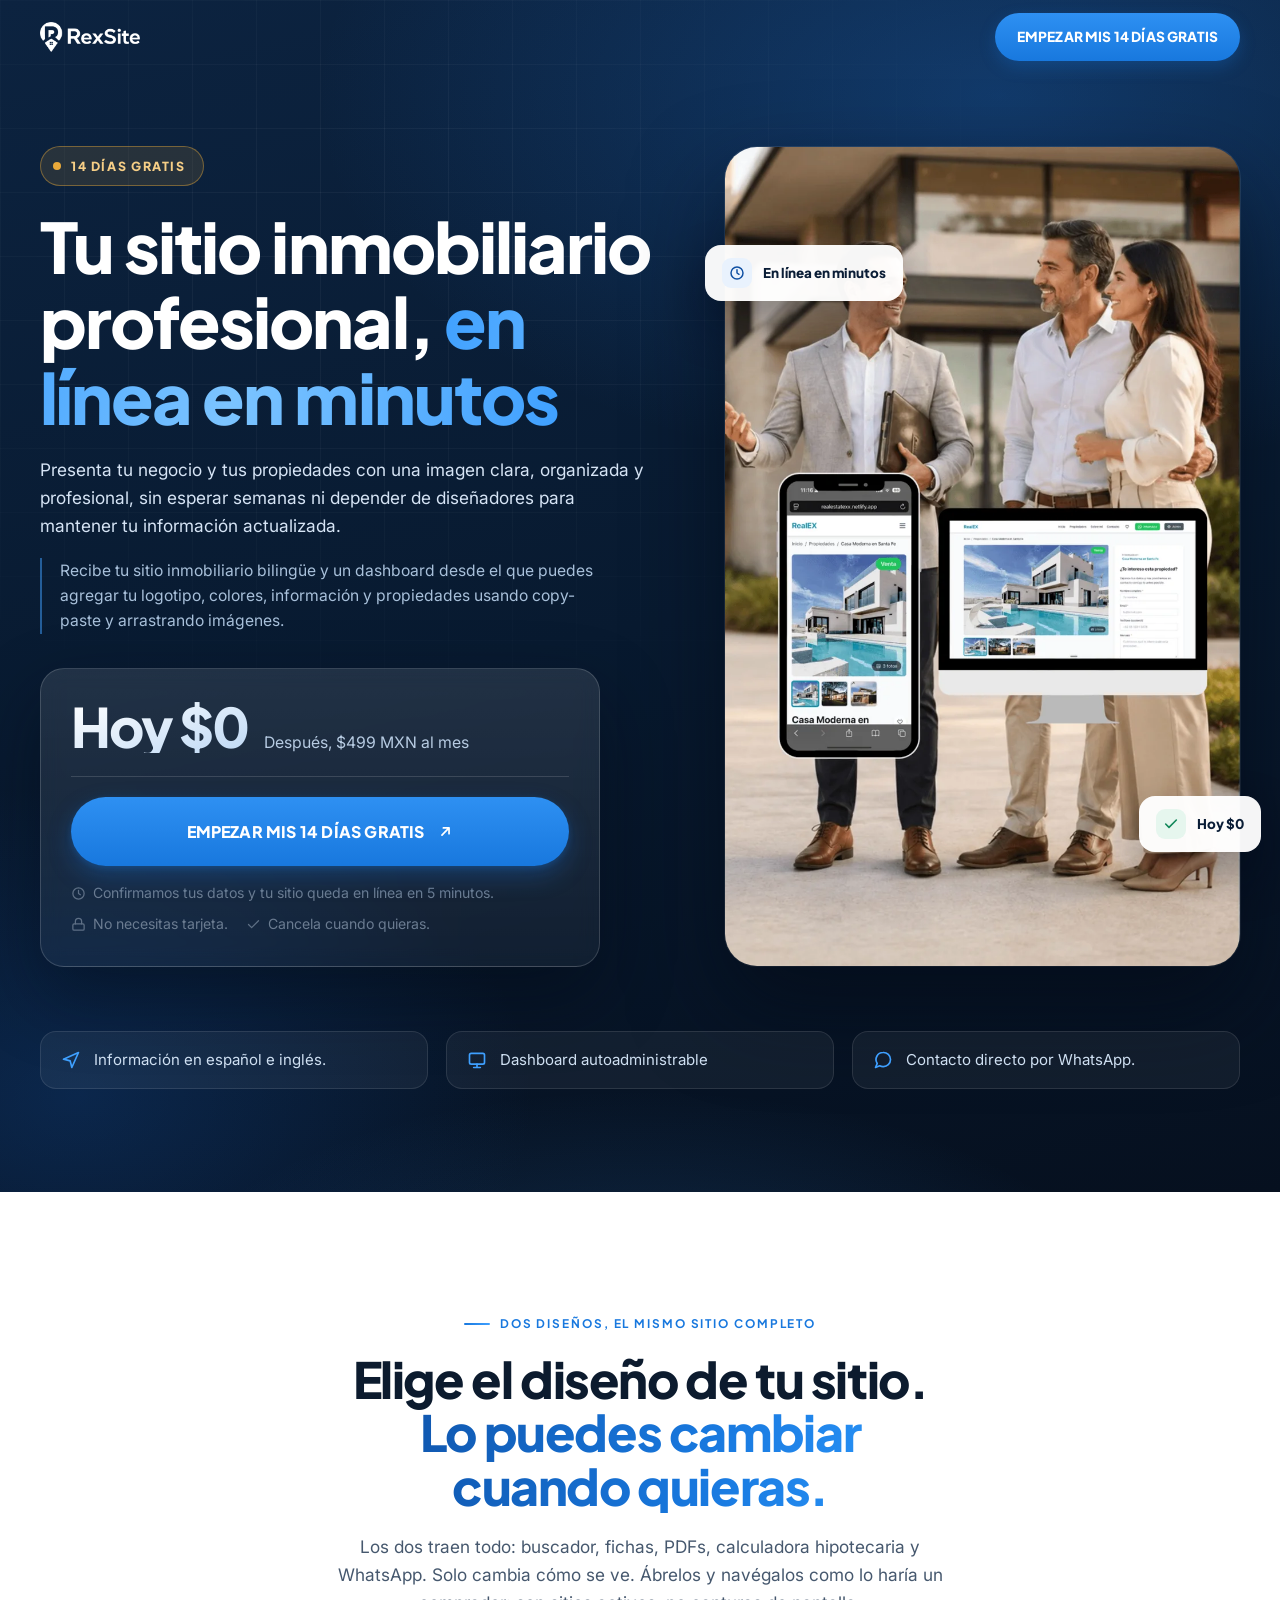
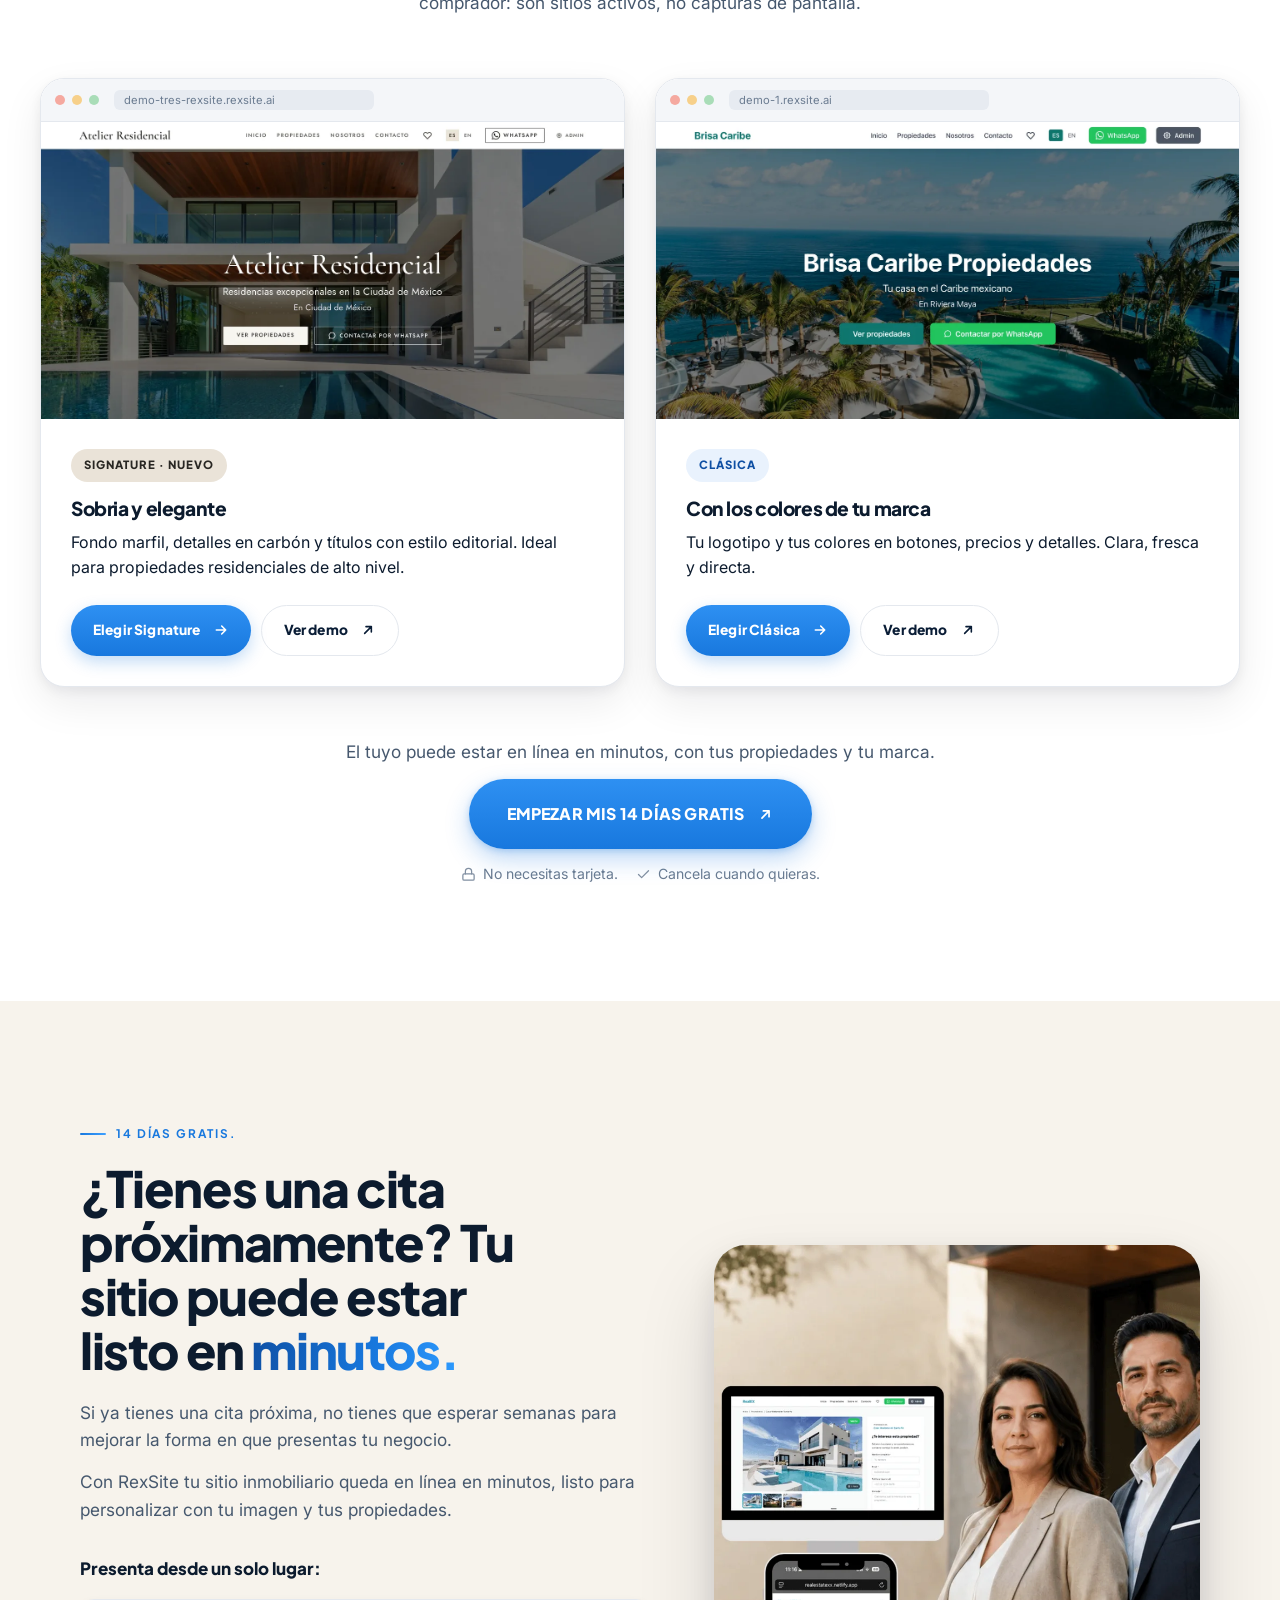
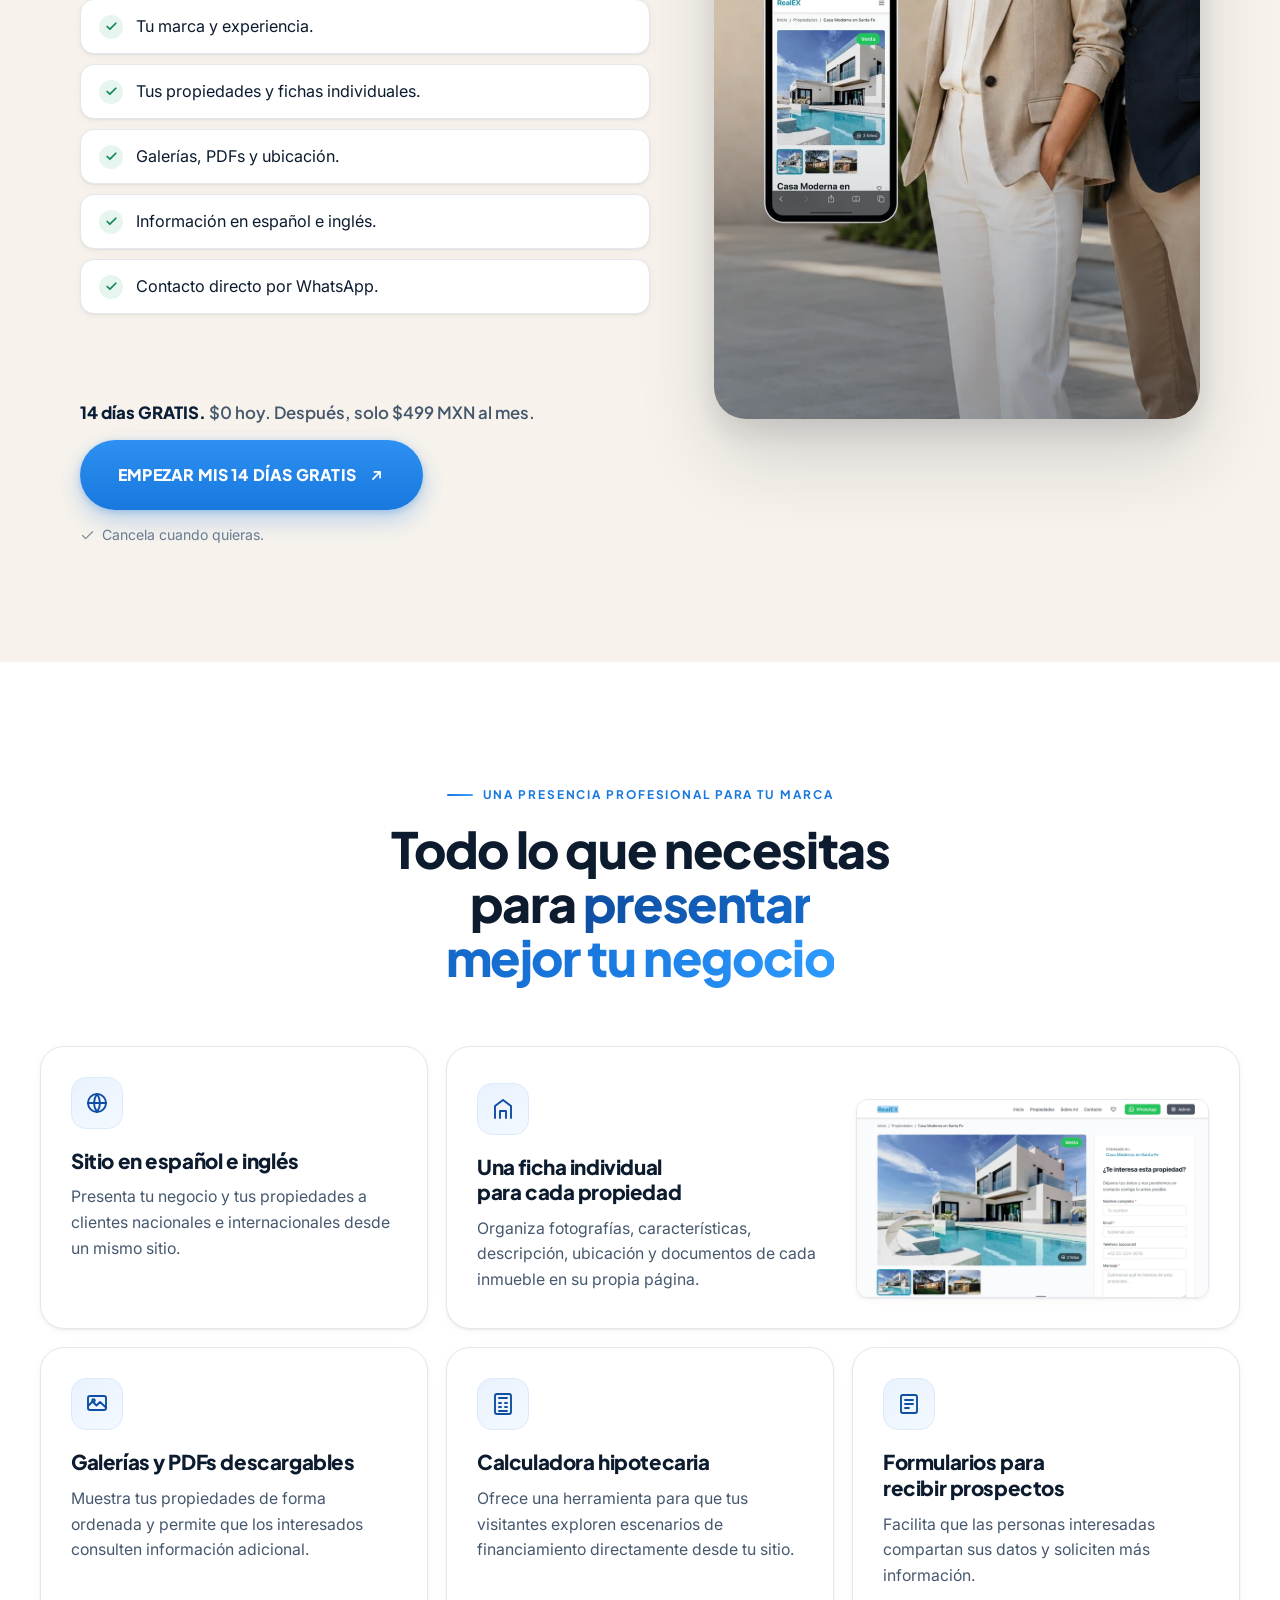
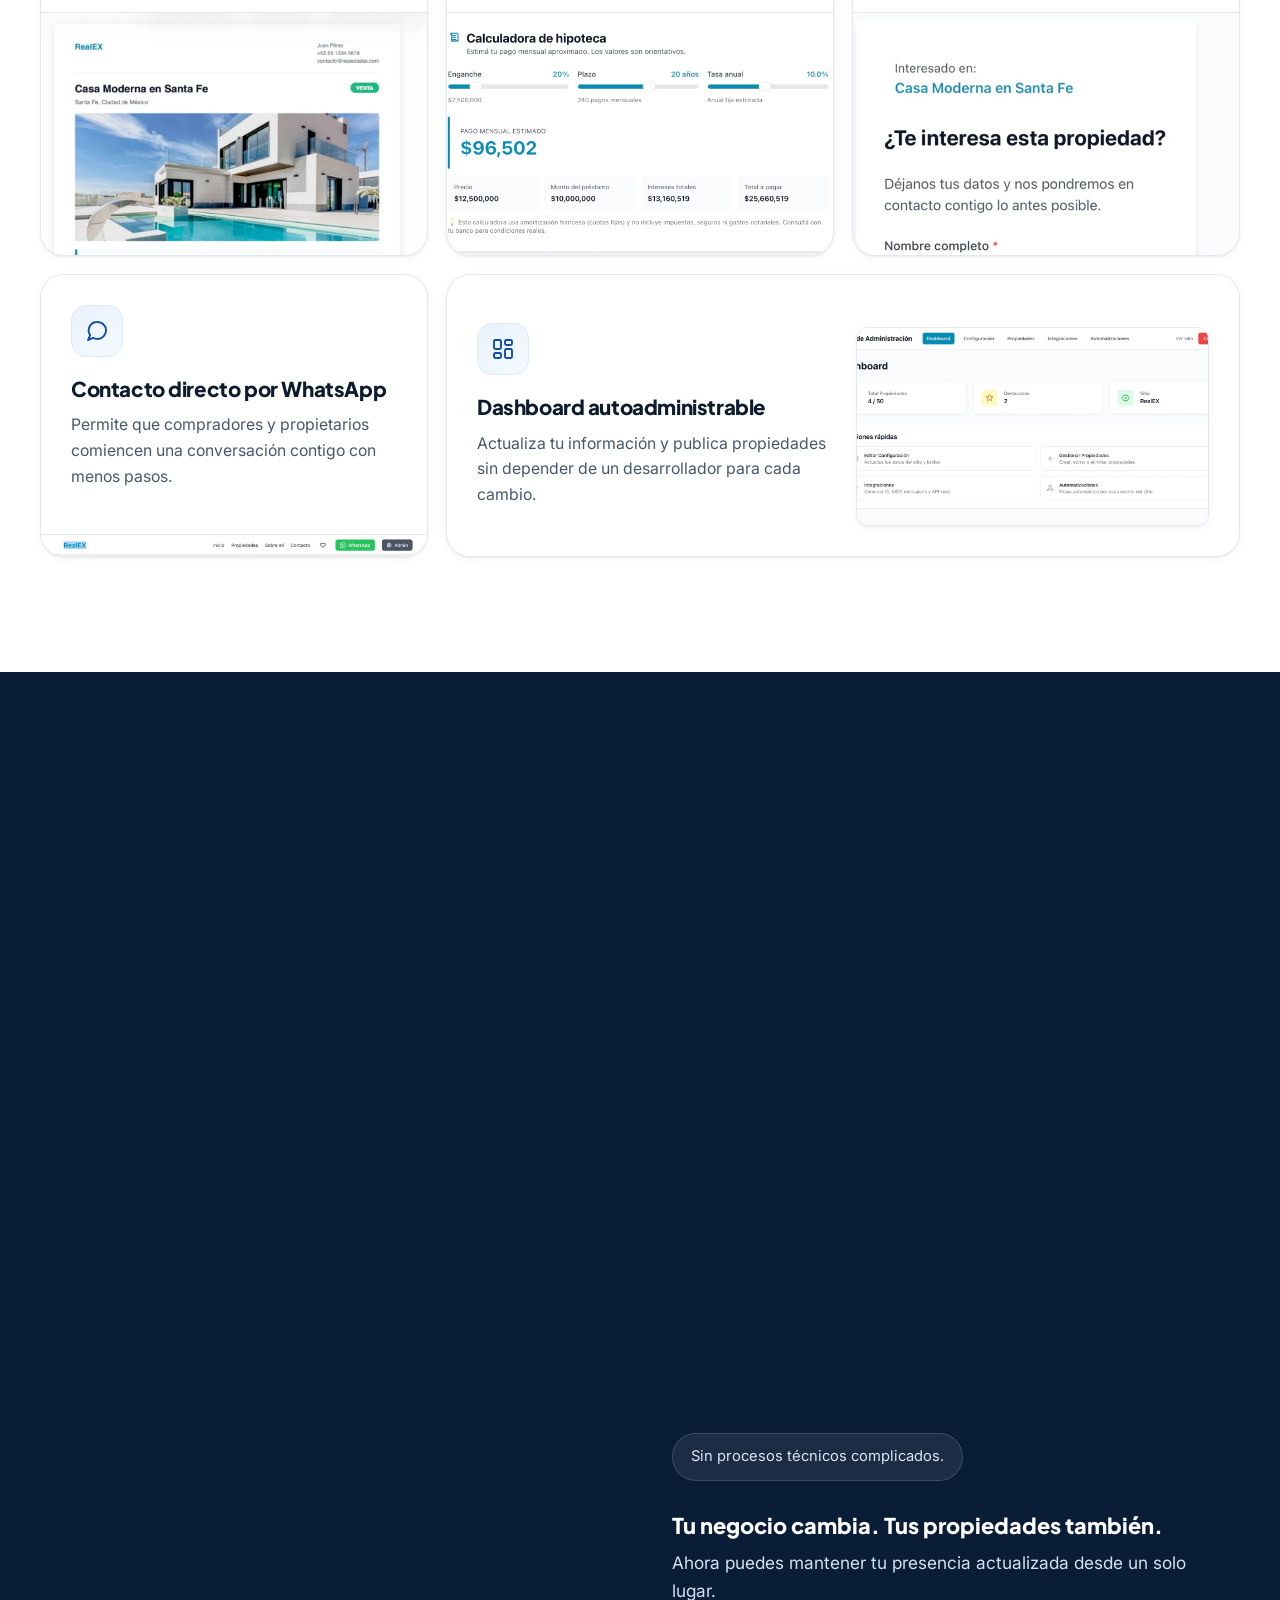
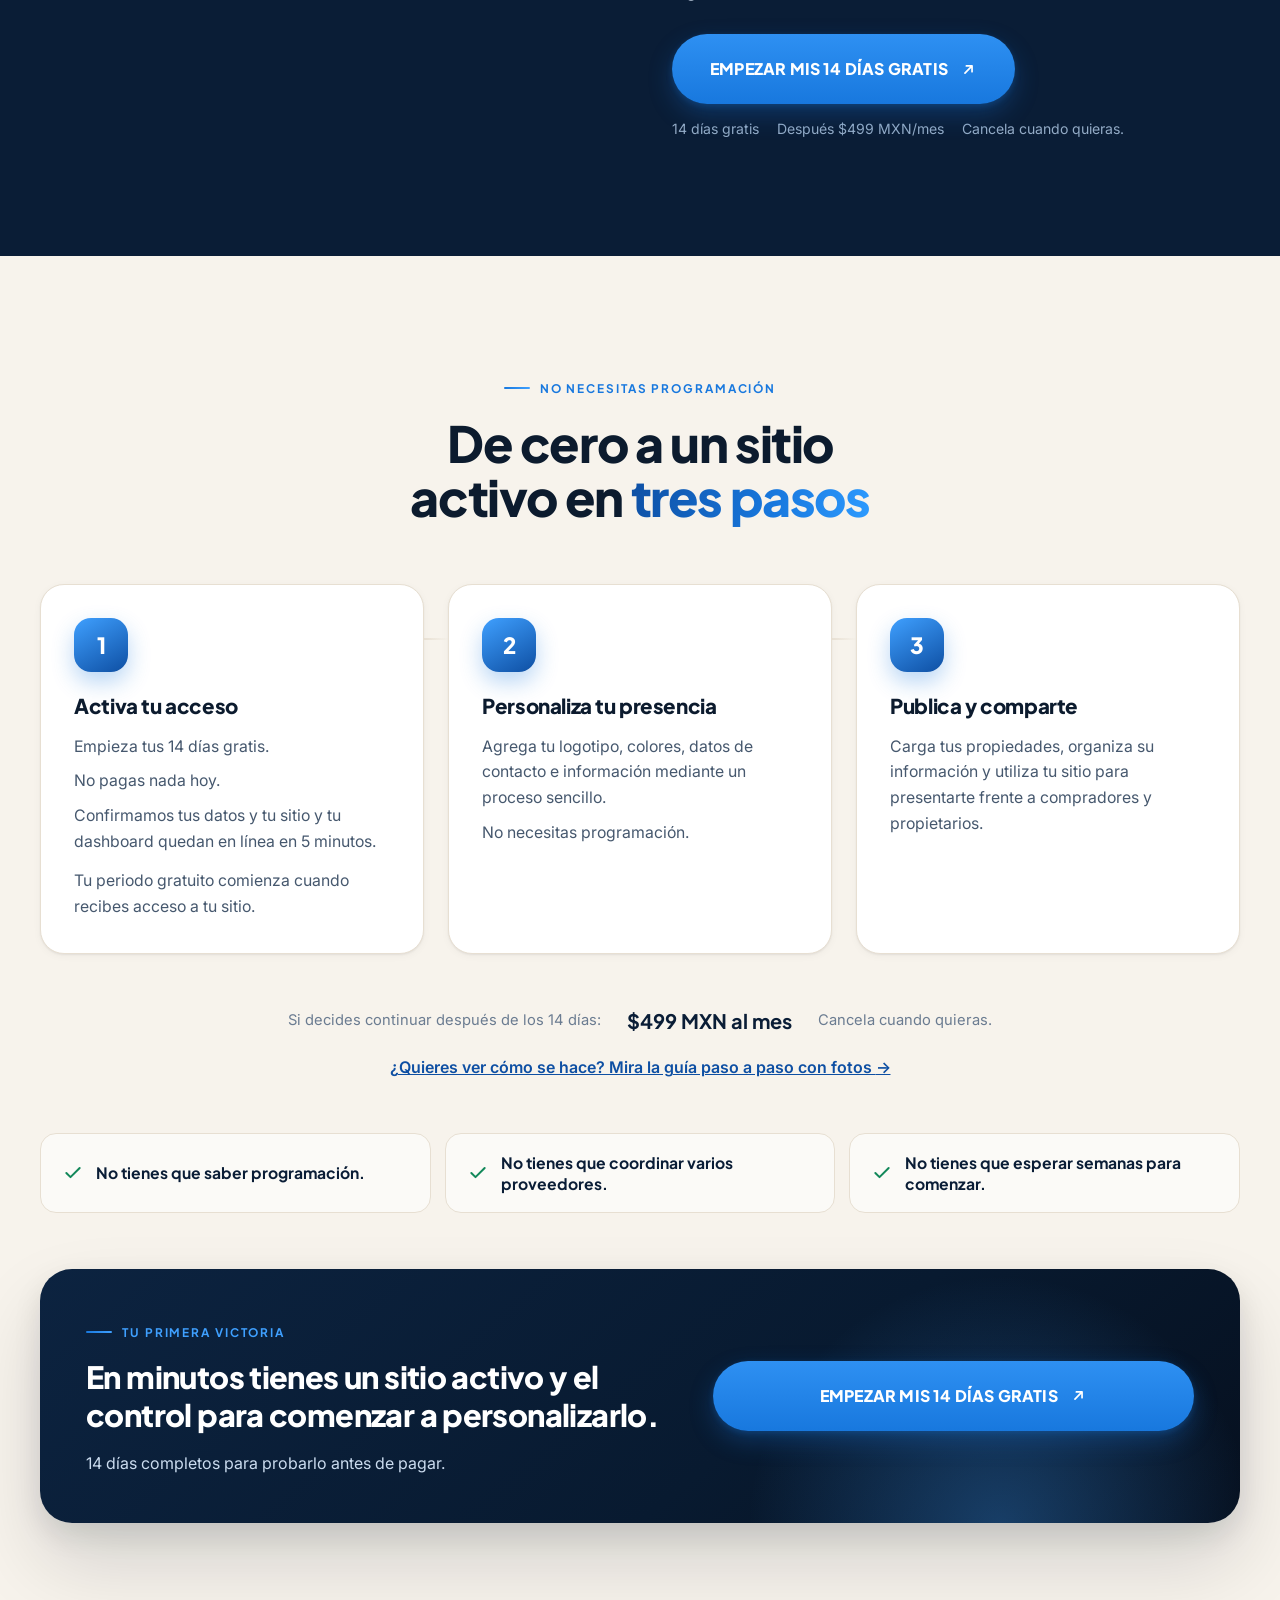
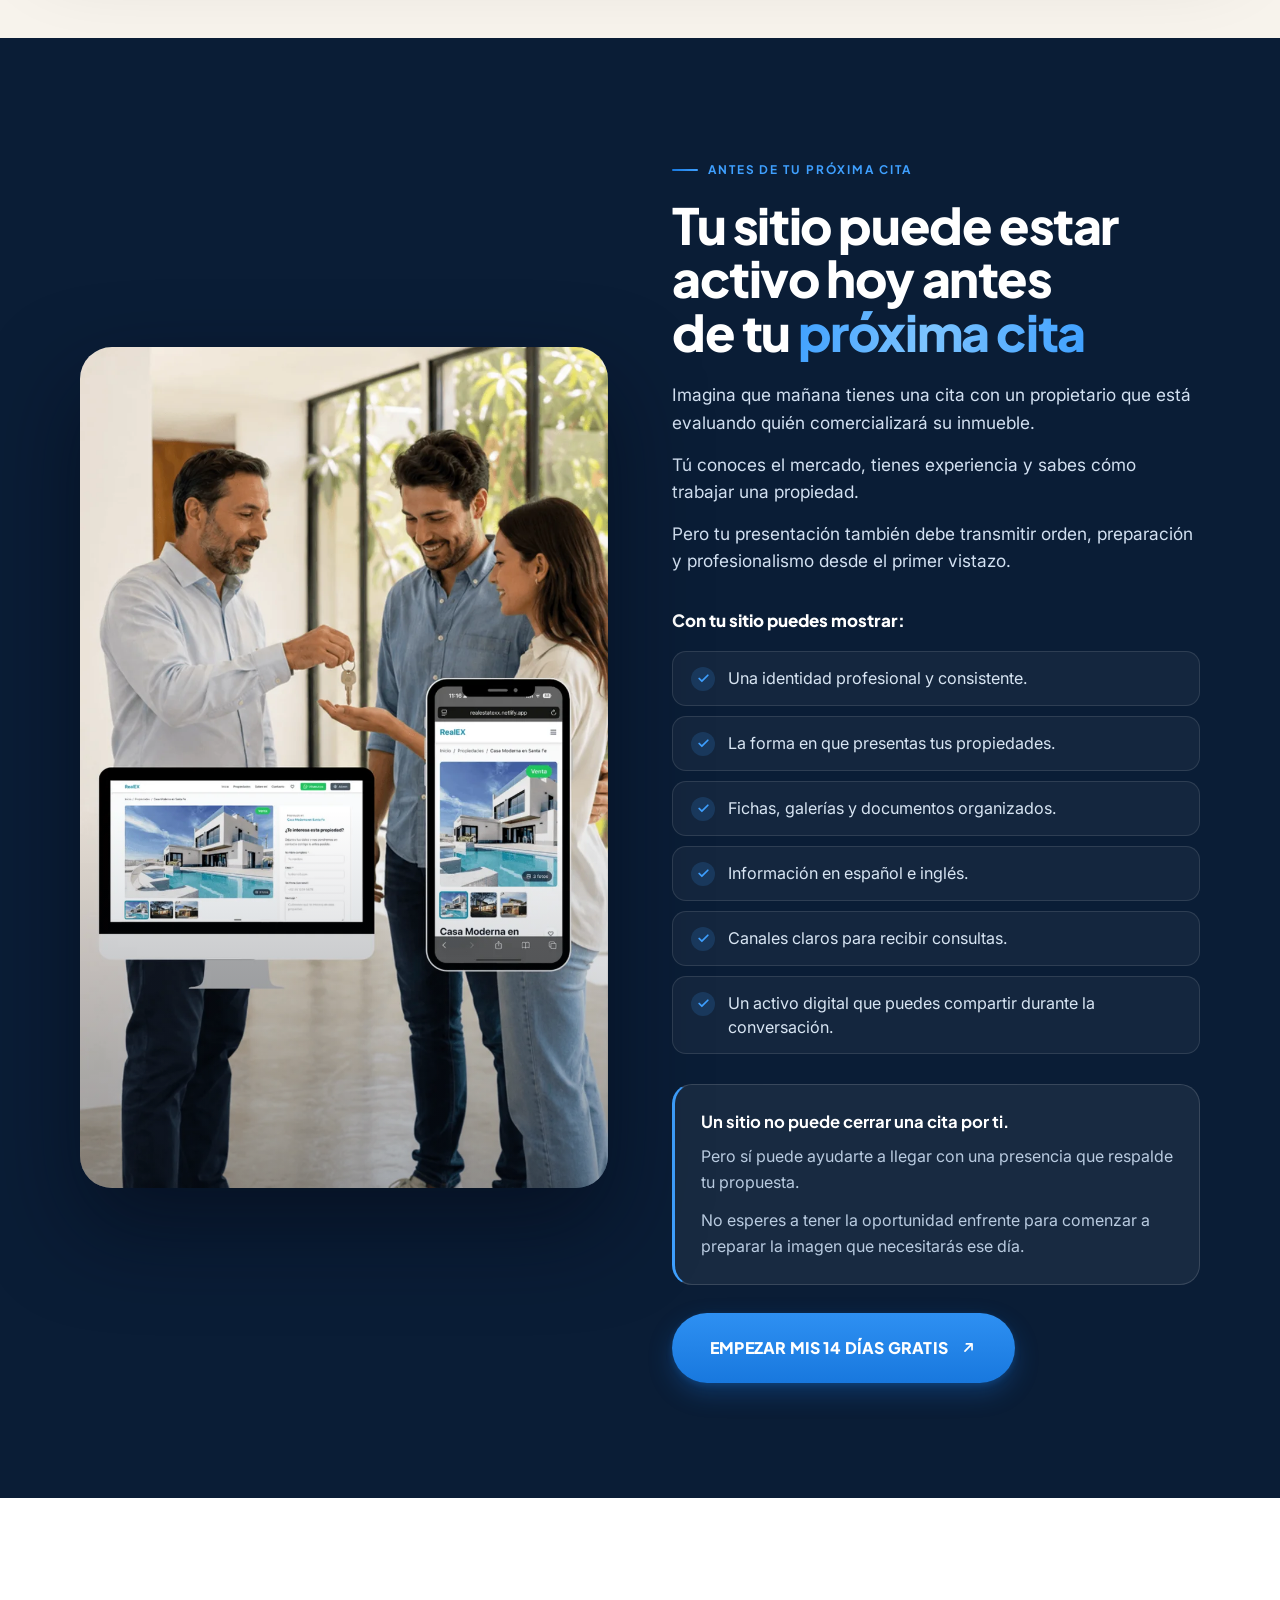
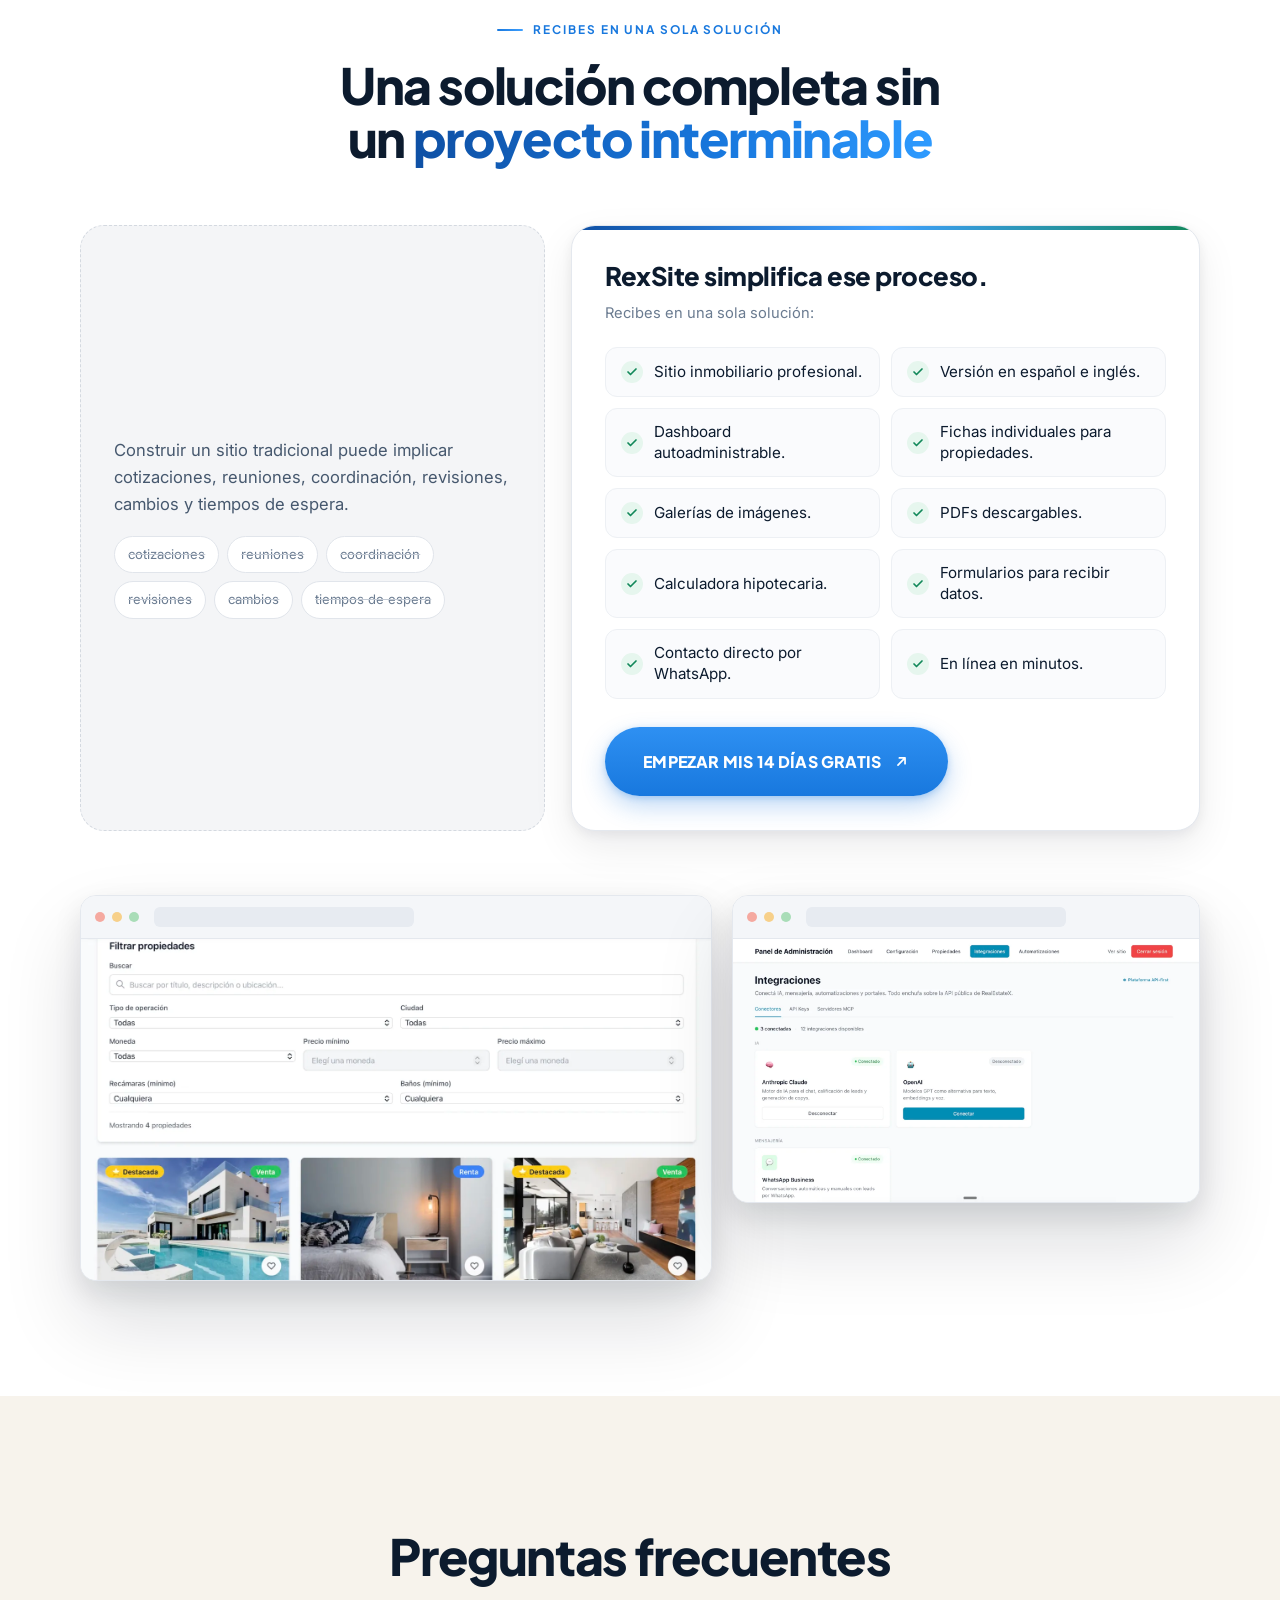
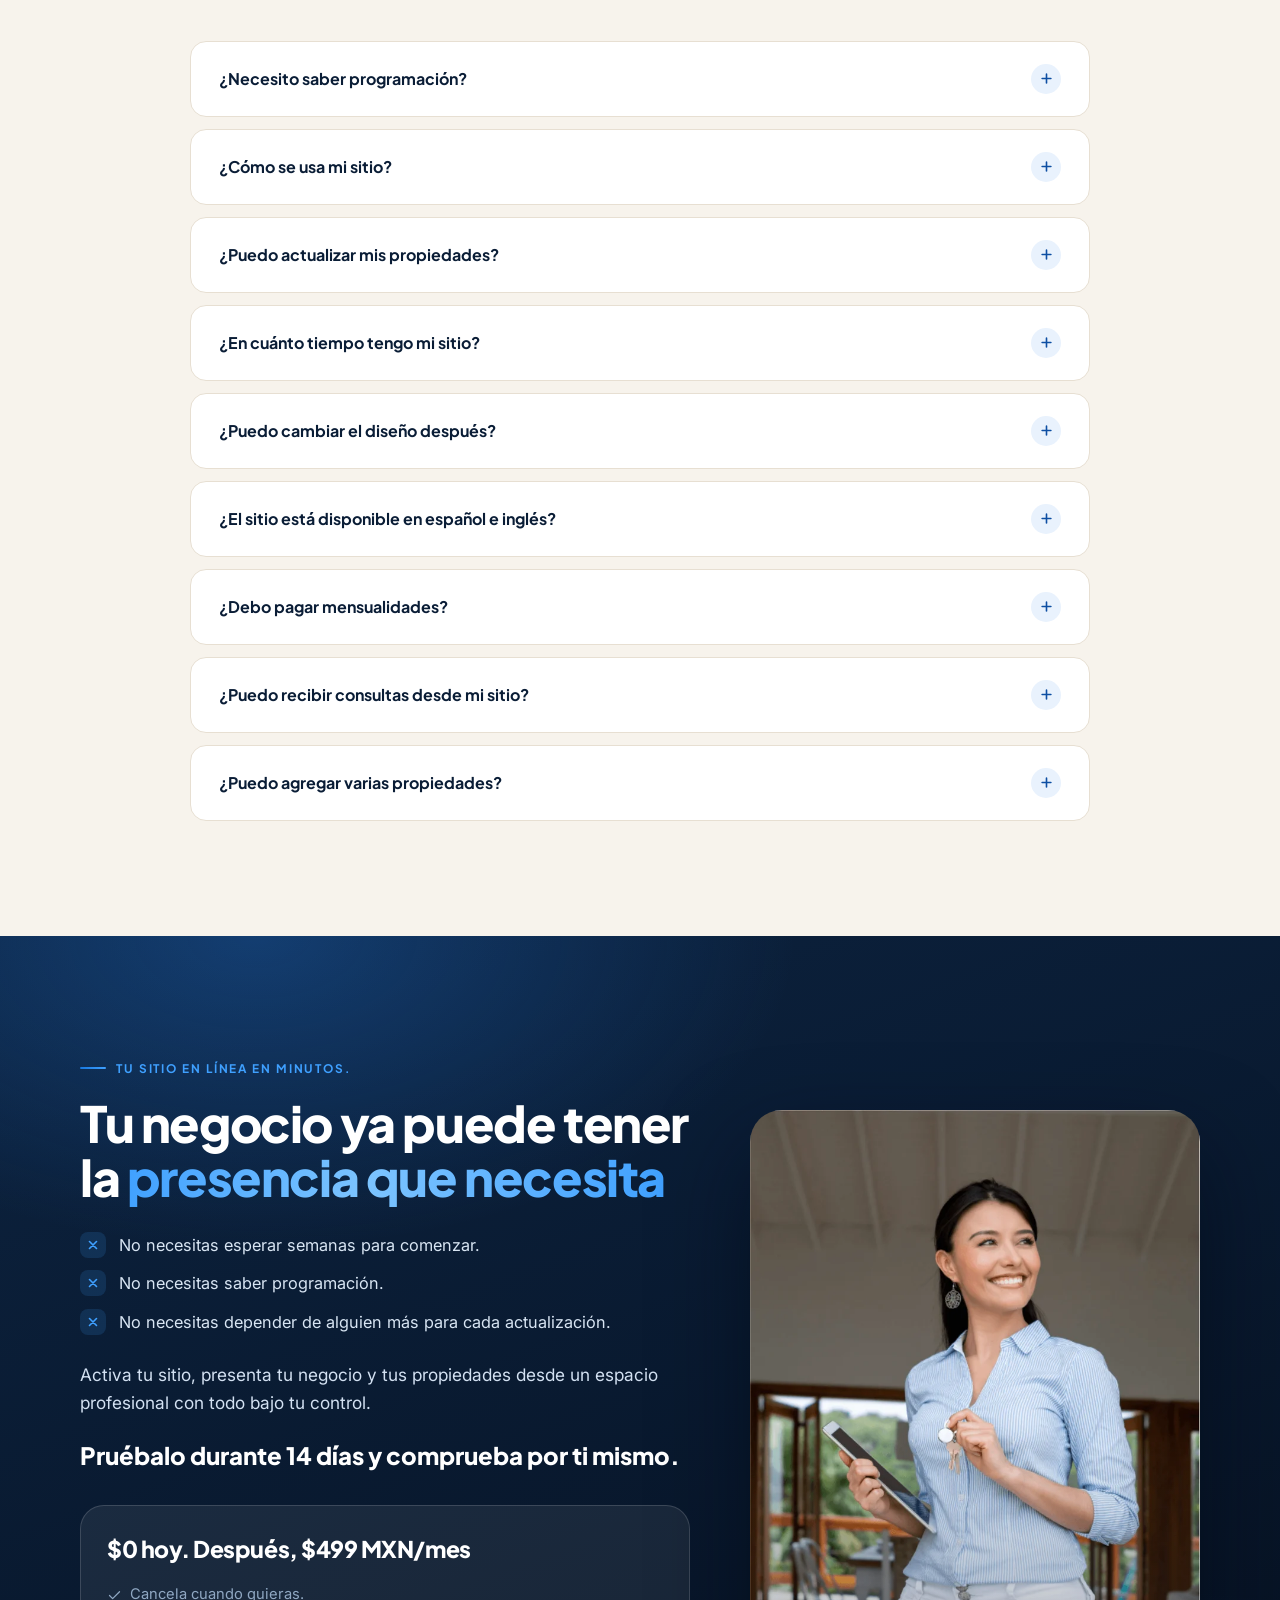
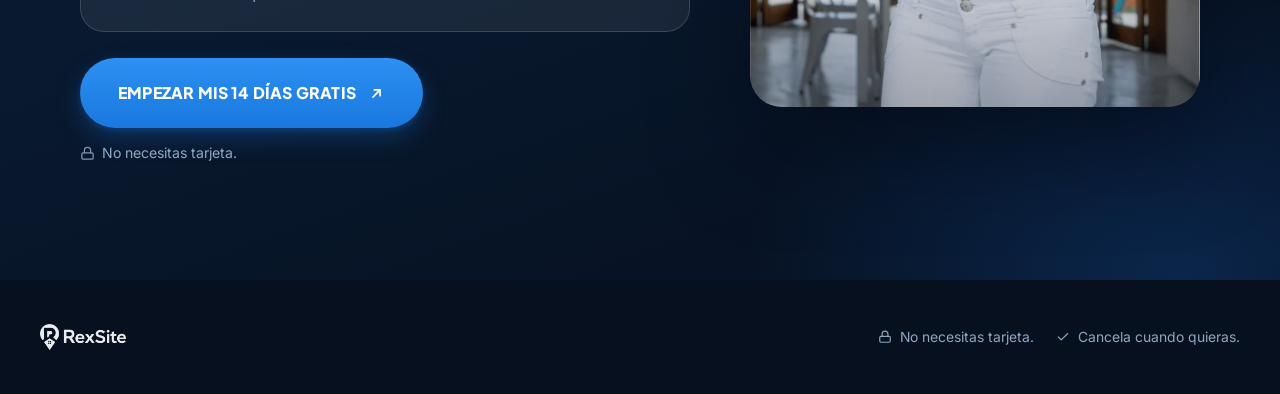
<file: rexsite-landing/index.html>
<!doctype html>
<html lang="es-MX">
<head>
<meta charset="utf-8">
<meta name="viewport" content="width=device-width, initial-scale=1">
<title>RexSite — Tu sitio inmobiliario profesional, en línea en minutos</title>
<meta name="description" content="Presenta tu negocio y tus propiedades con una imagen clara, organizada y profesional, sin esperar semanas ni depender de diseñadores para mantener tu información actualizada.">
<meta name="theme-color" content="#0A1D36">
<link rel="icon" href="assets/img/favicon.png" type="image/png">
<link rel="apple-touch-icon" href="assets/img/favicon.png">

<meta property="og:type" content="website">
<meta property="og:locale" content="es_MX">
<meta property="og:site_name" content="RexSite">
<meta property="og:title" content="Tu sitio inmobiliario profesional, en línea en minutos">
<meta property="og:description" content="Recibe tu sitio inmobiliario bilingüe y un dashboard desde el que puedes agregar tu logotipo, colores, información y propiedades usando copy-paste y arrastrando imágenes.">
<meta property="og:image" content="assets/img/hero.webp">
<meta name="twitter:card" content="summary_large_image">

<link rel="preconnect" href="https://fonts.googleapis.com">
<link rel="preconnect" href="https://fonts.gstatic.com" crossorigin>
<link href="https://fonts.googleapis.com/css2?family=Plus+Jakarta+Sans:wght@600;700;800&family=Inter:wght@400;500;600&display=swap" rel="stylesheet">
<link rel="preload" as="image" href="assets/img/hero.webp">
<link rel="stylesheet" href="assets/css/styles.css">
<style>
/* Sección "Elige tu diseño". Va aquí y no en styles.css: ese archivo se
   guarda un año en caché y los visitantes de antes no verían el cambio. */
.dcard__acciones{ display:flex; flex-wrap:wrap; gap:10px; margin-top:24px; }
.dcard__body .dcard__acciones .btn{ margin-top:0; align-self:stretch; }
.dtag--sig{ background:#EAE3D8; color:#292723; }
</style>

<!-- Meta Pixel Code -->
<script>
!function(f,b,e,v,n,t,s)
{if(f.fbq)return;n=f.fbq=function(){n.callMethod?
n.callMethod.apply(n,arguments):n.queue.push(arguments)};
if(!f._fbq)f._fbq=n;n.push=n;n.loaded=!0;n.version='2.0';
n.queue=[];t=b.createElement(e);t.async=!0;
t.src=v;s=b.getElementsByTagName(e)[0];
s.parentNode.insertBefore(t,s)}(window, document,'script',
'https://connect.facebook.net/en_US/fbevents.js');
fbq('init', '956132630850037');
fbq('track', 'PageView');
</script>
<noscript><img height="1" width="1" style="display:none"
src="https://www.facebook.com/tr?id=956132630850037&ev=PageView&noscript=1"
/></noscript>
<!-- End Meta Pixel Code -->
</head>
<body>
<a class="skip" href="#contenido">Ir al contenido</a>

<!-- ══════════════════ HEADER ══════════════════ -->
<header class="hdr" id="hdr">
  <div class="wrap wrap--wide hdr__in">
    <a class="hdr__logo" href="#top" aria-label="RexSite">
      <img class="l-white" src="assets/img/logo-white.png?v=2" alt="RexSite" width="664" height="200">
      <img class="l-dark" src="assets/img/logo.png?v=2" alt="" aria-hidden="true" width="730" height="220">
    </a>
    <a class="btn btn--sm hdr__cta" data-cta href="/empezar.html" rel="noopener">
      EMPEZAR MIS 14 DÍAS GRATIS
    </a>
  </div>
</header>

<main id="contenido">
<span id="top"></span>

<!-- ══════════════════ HERO ══════════════════ -->
<section class="hero">
  <div class="wrap wrap--wide">
    <div class="hero__grid">

      <div class="hero__txt">
        <span class="badge rv"><span class="dot"></span>14 DÍAS GRATIS</span>

        <h1 class="rv rv-d1">Tu sitio inmobiliario profesional, <span class="grad">en línea en minutos</span></h1>

        <p class="hero__lead rv rv-d2">Presenta tu negocio y tus propiedades con una imagen clara, organizada y profesional, sin esperar semanas ni depender de diseñadores para mantener tu información actualizada.</p>

        <p class="hero__sub rv rv-d2">Recibe tu sitio inmobiliario bilingüe y un dashboard desde el que puedes agregar tu logotipo, colores, información y propiedades usando copy-paste y arrastrando imágenes.</p>

        <div class="offer rv rv-d3">
          <div class="offer__price">
            <span class="offer__now">Hoy $0</span>
            <span class="offer__then">Después, $499 MXN al mes</span>
          </div>
          <a class="btn btn--lg" data-cta href="/empezar.html" rel="noopener">
            EMPEZAR MIS 14 DÍAS GRATIS
            <svg class="arw" width="17" height="17" viewBox="0 0 24 24" fill="none" stroke="currentColor" stroke-width="2.4" stroke-linecap="round" stroke-linejoin="round" aria-hidden="true"><path d="M7 17 17 7M9 7h8v8"/></svg>
          </a>
          <div class="cta-note" style="margin-top:16px">
            <span>
              <svg width="15" height="15" viewBox="0 0 24 24" fill="none" stroke="currentColor" stroke-width="2" stroke-linecap="round" stroke-linejoin="round" aria-hidden="true"><circle cx="12" cy="12" r="9"/><path d="M12 7v5l3 2"/></svg>
              Confirmamos tus datos y tu sitio queda en línea en 5 minutos.
            </span>
            <span>
              <svg width="15" height="15" viewBox="0 0 24 24" fill="none" stroke="currentColor" stroke-width="2" stroke-linecap="round" stroke-linejoin="round" aria-hidden="true"><rect x="3" y="11" width="18" height="10" rx="2"/><path d="M7 11V7a5 5 0 0 1 10 0v4"/></svg>
              No necesitas tarjeta.
            </span>
            <span>
              <svg width="15" height="15" viewBox="0 0 24 24" fill="none" stroke="currentColor" stroke-width="2" stroke-linecap="round" stroke-linejoin="round" aria-hidden="true"><path d="M20 6 9 17l-5-5"/></svg>
              Cancela cuando quieras.
            </span>
          </div>
        </div>
      </div>

      <div class="hero__art rv rv-d2">
        <img src="assets/img/hero.webp" width="900" height="1435" alt="Asesor inmobiliario presentando su sitio web RexSite en computadora y celular frente a una casa moderna." fetchpriority="high">
        <div class="float float--a" aria-hidden="true">
          <span class="ico">
            <svg width="16" height="16" viewBox="0 0 24 24" fill="none" stroke="currentColor" stroke-width="2.2" stroke-linecap="round" stroke-linejoin="round"><circle cx="12" cy="12" r="9"/><path d="M12 7v5l3 2"/></svg>
          </span>
          En línea en minutos
        </div>
        <div class="float float--b" aria-hidden="true">
          <span class="ico ico--g">
            <svg width="16" height="16" viewBox="0 0 24 24" fill="none" stroke="currentColor" stroke-width="2.4" stroke-linecap="round" stroke-linejoin="round"><path d="M20 6 9 17l-5-5"/></svg>
          </span>
          Hoy $0
        </div>
      </div>

    </div>

    <ul class="trust">
      <li class="trust__i rv rv-d1">
        <svg width="20" height="20" viewBox="0 0 24 24" fill="none" stroke="currentColor" stroke-width="2" stroke-linecap="round" stroke-linejoin="round" aria-hidden="true"><path d="m3 11 18-8-8 18-2-8-8-2Z"/></svg>
        Información en español e inglés.
      </li>
      <li class="trust__i rv rv-d2">
        <svg width="20" height="20" viewBox="0 0 24 24" fill="none" stroke="currentColor" stroke-width="2" stroke-linecap="round" stroke-linejoin="round" aria-hidden="true"><rect x="3" y="4" width="18" height="13" rx="2"/><path d="M8 21h8M12 17v4"/></svg>
        Dashboard autoadministrable
      </li>
      <li class="trust__i rv rv-d3">
        <svg width="20" height="20" viewBox="0 0 24 24" fill="none" stroke="currentColor" stroke-width="2" stroke-linecap="round" stroke-linejoin="round" aria-hidden="true"><path d="M21 11.5a8.4 8.4 0 0 1-9 8.4 8.6 8.6 0 0 1-4-1L3 21l2.1-4.9A8.4 8.4 0 0 1 12 3a8.4 8.4 0 0 1 9 8.5Z"/></svg>
        Contacto directo por WhatsApp.
      </li>
    </ul>
  </div>
</section>

<!-- ══════════════════ DISEÑOS (demos) ══════════════════
     Un sitio de ejemplo por diseño. "Elegir" lleva al formulario con ese
     diseño ya marcado (?diseno=); el formulario lo manda al dashboard. -->
<section class="section s-paper" id="demos">
  <div class="wrap wrap--wide">
    <div class="shead shead--center">
      <span class="eyebrow rv">Dos diseños, el mismo sitio completo</span>
      <h2 class="rv rv-d1">Elige el diseño de tu sitio. <span class="grad">Lo puedes cambiar cuando quieras.</span></h2>
      <p class="lead rv rv-d2">Los dos traen todo: buscador, fichas, PDFs, calculadora hipotecaria y WhatsApp. Solo cambia cómo se ve. Ábrelos y navégalos como lo haría un comprador: son sitios activos, no capturas de pantalla.</p>
    </div>

    <div class="dgrid">

      <article class="dcard rv rv-d1">
        <div class="frame">
          <div class="frame__bar" aria-hidden="true">
            <i></i><i></i><i></i>
            <span class="frame__url">demo-tres-rexsite.rexsite.ai</span>
          </div>
          <img src="assets/img/demo-signature.webp" width="1400" height="713" alt="Portada de Atelier Residencial, un sitio de ejemplo con el diseño Signature." loading="lazy">
        </div>
        <div class="dcard__body">
          <span class="dtag dtag--sig">Signature · Nuevo</span>
          <h3>Sobria y elegante</h3>
          <p>Fondo marfil, detalles en carbón y títulos con estilo editorial. Ideal para propiedades residenciales de alto nivel.</p>
          <div class="dcard__acciones">
            <a class="btn btn--sm" href="/empezar.html?diseno=signature">
              Elegir Signature
              <svg class="arw" width="16" height="16" viewBox="0 0 24 24" fill="none" stroke="currentColor" stroke-width="2.4" stroke-linecap="round" stroke-linejoin="round" aria-hidden="true"><path d="M5 12h14M13 6l6 6-6 6"/></svg>
            </a>
            <a class="btn btn--sm btn--ghost" href="https://demo-tres-rexsite.rexsite.ai" target="_blank" rel="noopener" aria-label="Ver demo de Signature, se abre en otra pestaña">
              Ver demo
              <svg class="arw" width="16" height="16" viewBox="0 0 24 24" fill="none" stroke="currentColor" stroke-width="2.4" stroke-linecap="round" stroke-linejoin="round" aria-hidden="true"><path d="M7 17 17 7M9 7h8v8"/></svg>
            </a>
          </div>
        </div>
      </article>

      <article class="dcard rv rv-d2">
        <div class="frame">
          <div class="frame__bar" aria-hidden="true">
            <i></i><i></i><i></i>
            <span class="frame__url">demo-1.rexsite.ai</span>
          </div>
          <img src="assets/img/demo-clasica.webp" width="1400" height="713" alt="Portada de Brisa Caribe Propiedades, un sitio de ejemplo con el diseño Clásica." loading="lazy">
        </div>
        <div class="dcard__body">
          <span class="dtag">Clásica</span>
          <h3>Con los colores de tu marca</h3>
          <p>Tu logotipo y tus colores en botones, precios y detalles. Clara, fresca y directa.</p>
          <div class="dcard__acciones">
            <a class="btn btn--sm" href="/empezar.html?diseno=clasica">
              Elegir Clásica
              <svg class="arw" width="16" height="16" viewBox="0 0 24 24" fill="none" stroke="currentColor" stroke-width="2.4" stroke-linecap="round" stroke-linejoin="round" aria-hidden="true"><path d="M5 12h14M13 6l6 6-6 6"/></svg>
            </a>
            <a class="btn btn--sm btn--ghost" href="https://demo-1.rexsite.ai" target="_blank" rel="noopener" aria-label="Ver demo de Clásica, se abre en otra pestaña">
              Ver demo
              <svg class="arw" width="16" height="16" viewBox="0 0 24 24" fill="none" stroke="currentColor" stroke-width="2.4" stroke-linecap="round" stroke-linejoin="round" aria-hidden="true"><path d="M7 17 17 7M9 7h8v8"/></svg>
            </a>
          </div>
        </div>
      </article>

    </div>

    <div class="cta-block cta-block--center dcta rv rv-d3">
      <p class="lead">El tuyo puede estar en línea en minutos, con tus propiedades y tu marca.</p>
      <a class="btn btn--lg" data-cta href="/empezar.html" rel="noopener">
        EMPEZAR MIS 14 DÍAS GRATIS
        <svg class="arw" width="17" height="17" viewBox="0 0 24 24" fill="none" stroke="currentColor" stroke-width="2.4" stroke-linecap="round" stroke-linejoin="round" aria-hidden="true"><path d="M7 17 17 7M9 7h8v8"/></svg>
      </a>
      <div class="cta-note">
        <span>
          <svg width="15" height="15" viewBox="0 0 24 24" fill="none" stroke="currentColor" stroke-width="2" stroke-linecap="round" stroke-linejoin="round" aria-hidden="true"><rect x="3" y="11" width="18" height="10" rx="2"/><path d="M7 11V7a5 5 0 0 1 10 0v4"/></svg>
          No necesitas tarjeta.
        </span>
        <span>
          <svg width="15" height="15" viewBox="0 0 24 24" fill="none" stroke="currentColor" stroke-width="2" stroke-linecap="round" stroke-linejoin="round" aria-hidden="true"><path d="M20 6 9 17l-5-5"/></svg>
          Cancela cuando quieras.
        </span>
      </div>
    </div>
  </div>
</section>

<!-- ══════════════════ URGENCIA ══════════════════ -->
<section class="section s-ivory">
  <div class="wrap">
    <div class="split split--wide-txt">

      <div>
        <span class="eyebrow rv">14 días GRATIS.</span>
        <h2 class="rv rv-d1" style="margin-top:18px">¿Tienes una cita próximamente? Tu sitio puede estar listo en <span class="grad">minutos.</span></h2>

        <p class="lead rv rv-d1" style="margin-top:22px">Si ya tienes una cita próxima, no tienes que esperar semanas para mejorar la forma en que presentas tu negocio.</p>
        <p class="lead rv rv-d2" style="margin-top:14px">Con RexSite tu sitio inmobiliario queda en línea en minutos, listo para personalizar con tu imagen y tus propiedades.</p>

        <p class="rv rv-d2" style="margin-top:32px;font-family:var(--f-display);font-weight:800;font-size:1.06rem">Presenta desde un solo lugar:</p>

        <ul class="checks checks--cards rv rv-d3" style="margin-top:16px">
          <li><span class="tick"><svg width="13" height="13" viewBox="0 0 24 24" fill="none" stroke="currentColor" stroke-width="3.2" stroke-linecap="round" stroke-linejoin="round" aria-hidden="true"><path d="M20 6 9 17l-5-5"/></svg></span>Tu marca y experiencia.</li>
          <li><span class="tick"><svg width="13" height="13" viewBox="0 0 24 24" fill="none" stroke="currentColor" stroke-width="3.2" stroke-linecap="round" stroke-linejoin="round" aria-hidden="true"><path d="M20 6 9 17l-5-5"/></svg></span>Tus propiedades y fichas individuales.</li>
          <li><span class="tick"><svg width="13" height="13" viewBox="0 0 24 24" fill="none" stroke="currentColor" stroke-width="3.2" stroke-linecap="round" stroke-linejoin="round" aria-hidden="true"><path d="M20 6 9 17l-5-5"/></svg></span>Galerías, PDFs y ubicación.</li>
          <li><span class="tick"><svg width="13" height="13" viewBox="0 0 24 24" fill="none" stroke="currentColor" stroke-width="3.2" stroke-linecap="round" stroke-linejoin="round" aria-hidden="true"><path d="M20 6 9 17l-5-5"/></svg></span>Información en español e inglés.</li>
          <li><span class="tick"><svg width="13" height="13" viewBox="0 0 24 24" fill="none" stroke="currentColor" stroke-width="3.2" stroke-linecap="round" stroke-linejoin="round" aria-hidden="true"><path d="M20 6 9 17l-5-5"/></svg></span>Contacto directo por WhatsApp.</li>
        </ul>

        <p class="rv rv-d3" style="margin-top:26px;font-family:var(--f-display);font-weight:800;font-size:1.14rem;color:var(--navy)">Y después adminístralo tú mismo.</p>

        <div class="cta-block rv rv-d3" style="margin-top:30px">
          <p style="font-family:var(--f-display);font-weight:800;color:var(--navy);font-size:1.05rem">
            14 días GRATIS. <span style="color:var(--tx-2);font-weight:600">$0 hoy. Después, solo $499 MXN al mes.</span>
          </p>
          <a class="btn btn--lg" data-cta href="/empezar.html" rel="noopener">
            EMPEZAR MIS 14 DÍAS GRATIS
            <svg class="arw" width="17" height="17" viewBox="0 0 24 24" fill="none" stroke="currentColor" stroke-width="2.4" stroke-linecap="round" stroke-linejoin="round" aria-hidden="true"><path d="M7 17 17 7M9 7h8v8"/></svg>
          </a>
          <div class="cta-note">
            <span>
              <svg width="15" height="15" viewBox="0 0 24 24" fill="none" stroke="currentColor" stroke-width="2" stroke-linecap="round" stroke-linejoin="round" aria-hidden="true"><path d="M20 6 9 17l-5-5"/></svg>
              Cancela cuando quieras.
            </span>
          </div>
        </div>
      </div>

      <div class="split__art rv rv-d2">
        <div class="art-photo">
          <img src="assets/img/pareja.webp" width="900" height="1435" alt="Asesores inmobiliarios mostrando su sitio web y su versión móvil frente a una propiedad." loading="lazy">
        </div>
      </div>

    </div>
  </div>
</section>

<!-- ══════════════════ CARACTERÍSTICAS ══════════════════ -->
<section class="section s-paper">
  <div class="wrap wrap--wide">
    <div class="shead shead--center">
      <span class="eyebrow rv">Una presencia profesional para tu marca</span>
      <h2 class="rv rv-d1">Todo lo que necesitas para <span class="grad">presentar mejor tu negocio</span></h2>
    </div>

    <div class="fgrid">

      <article class="fcard rv">
        <div class="fcard__ico">
          <svg width="24" height="24" viewBox="0 0 24 24" fill="none" stroke="currentColor" stroke-width="1.9" stroke-linecap="round" stroke-linejoin="round" aria-hidden="true"><circle cx="12" cy="12" r="9"/><path d="M3 12h18M12 3a15 15 0 0 1 0 18 15 15 0 0 1 0-18Z"/></svg>
        </div>
        <h3>Sitio en español e inglés</h3>
        <p>Presenta tu negocio y tus propiedades a clientes nacionales e internacionales desde un mismo sitio.</p>
      </article>

      <article class="fcard fcard--wide rv rv-d1">
        <div class="fcard__body">
          <div class="fcard__ico">
            <svg width="24" height="24" viewBox="0 0 24 24" fill="none" stroke="currentColor" stroke-width="1.9" stroke-linecap="round" stroke-linejoin="round" aria-hidden="true"><path d="M4 21V9l8-6 8 6v12"/><path d="M9 21v-7h6v7"/></svg>
          </div>
          <h3>Una ficha individual para cada propiedad</h3>
          <p>Organiza fotografías, características, descripción, ubicación y documentos de cada inmueble en su propia página.</p>
        </div>
        <div class="fcard__shot">
          <img src="assets/img/s-detail.webp" width="1500" height="849" alt="Ficha individual de una propiedad con galería, datos y formulario de contacto." loading="lazy">
        </div>
      </article>

      <article class="fcard rv rv-d2">
        <div class="fcard__ico">
          <svg width="24" height="24" viewBox="0 0 24 24" fill="none" stroke="currentColor" stroke-width="1.9" stroke-linecap="round" stroke-linejoin="round" aria-hidden="true"><rect x="3" y="4" width="18" height="14" rx="2"/><path d="m3 14 4.5-4.5 4 4L15 10l6 5.5"/><circle cx="8.5" cy="8.5" r="1.3"/></svg>
        </div>
        <h3>Galerías y PDFs descargables</h3>
        <p>Muestra tus propiedades de forma ordenada y permite que los interesados consulten información adicional.</p>
        <div class="fcard__shot">
          <img src="assets/img/s-pdf.webp" width="1100" height="1760" alt="Ficha de propiedad en PDF lista para descargar y compartir." loading="lazy">
        </div>
      </article>

      <article class="fcard rv">
        <div class="fcard__ico">
          <svg width="24" height="24" viewBox="0 0 24 24" fill="none" stroke="currentColor" stroke-width="1.9" stroke-linecap="round" stroke-linejoin="round" aria-hidden="true"><rect x="4" y="2" width="16" height="20" rx="2"/><path d="M8 6h8M8 11h2M14 11h2M8 15h2M14 15h2M8 19h8"/></svg>
        </div>
        <h3>Calculadora hipotecaria</h3>
        <p>Ofrece una herramienta para que tus visitantes exploren escenarios de financiamiento directamente desde tu sitio.</p>
        <div class="fcard__shot">
          <img src="assets/img/s-calc.webp" width="1500" height="867" alt="Calculadora de hipoteca integrada mostrando el pago mensual estimado." loading="lazy">
        </div>
      </article>

      <article class="fcard rv rv-d1">
        <div class="fcard__ico">
          <svg width="24" height="24" viewBox="0 0 24 24" fill="none" stroke="currentColor" stroke-width="1.9" stroke-linecap="round" stroke-linejoin="round" aria-hidden="true"><rect x="4" y="3" width="16" height="18" rx="2"/><path d="M8 8h8M8 12h8M8 16h4"/></svg>
        </div>
        <h3>Formularios para recibir prospectos</h3>
        <p>Facilita que las personas interesadas compartan sus datos y soliciten más información.</p>
        <div class="fcard__shot">
          <img src="assets/img/s-form.webp" width="700" height="1022" alt="Formulario de contacto donde los interesados dejan sus datos." loading="lazy">
        </div>
      </article>

      <article class="fcard rv rv-d2">
        <div class="fcard__ico">
          <svg width="24" height="24" viewBox="0 0 24 24" fill="none" stroke="currentColor" stroke-width="1.9" stroke-linecap="round" stroke-linejoin="round" aria-hidden="true"><path d="M21 11.5a8.4 8.4 0 0 1-9 8.4 8.6 8.6 0 0 1-4-1L3 21l2.1-4.9A8.4 8.4 0 0 1 12 3a8.4 8.4 0 0 1 9 8.5Z"/></svg>
        </div>
        <h3>Contacto directo por WhatsApp</h3>
        <p>Permite que compradores y propietarios comiencen una conversación contigo con menos pasos.</p>
        <div class="fcard__shot fcard__shot--strip">
          <img src="assets/img/s-nav.webp" width="1400" height="78" alt="Barra del sitio con botón directo de WhatsApp." loading="lazy">
        </div>
      </article>

      <article class="fcard fcard--wide rv rv-d1">
        <div class="fcard__body">
          <div class="fcard__ico">
            <svg width="24" height="24" viewBox="0 0 24 24" fill="none" stroke="currentColor" stroke-width="1.9" stroke-linecap="round" stroke-linejoin="round" aria-hidden="true"><rect x="3" y="3" width="7" height="9" rx="1.5"/><rect x="14" y="3" width="7" height="5" rx="1.5"/><rect x="14" y="12" width="7" height="9" rx="1.5"/><rect x="3" y="16" width="7" height="5" rx="1.5"/></svg>
          </div>
          <h3>Dashboard autoadministrable</h3>
          <p>Actualiza tu información y publica propiedades sin depender de un desarrollador para cada cambio.</p>
        </div>
        <div class="fcard__shot">
          <img src="assets/img/s-dashboard.webp" width="1500" height="676" alt="Panel de administración con el resumen de propiedades y acciones rápidas." loading="lazy">
        </div>
      </article>

    </div>
  </div>
</section>

<!-- ══════════════════ CONTROL ══════════════════ -->
<section class="section s-dark">
  <div class="wrap">
    <div class="split split--rev">

      <div>
        <span class="eyebrow rv">Sin depender permanentemente de terceros.</span>
        <h2 class="rv rv-d1" style="margin-top:18px">Tu sitio <span class="grad">bajo tu control</span></h2>
        <p class="lead rv rv-d1" style="margin-top:20px">No necesitas enviar correos, solicitar cambios ni esperar a que otra persona actualice tu inventario.</p>

        <p class="rv rv-d2" style="margin-top:32px;font-family:var(--f-display);font-weight:800;font-size:1.06rem;color:#fff">Desde tu dashboard puedes:</p>

        <ul class="checks checks--cards checks--2 rv rv-d2" style="margin-top:16px">
          <li><span class="tick"><svg width="13" height="13" viewBox="0 0 24 24" fill="none" stroke="currentColor" stroke-width="3.2" stroke-linecap="round" stroke-linejoin="round" aria-hidden="true"><path d="M20 6 9 17l-5-5"/></svg></span>Agregar tu logotipo y colores.</li>
          <li><span class="tick"><svg width="13" height="13" viewBox="0 0 24 24" fill="none" stroke="currentColor" stroke-width="3.2" stroke-linecap="round" stroke-linejoin="round" aria-hidden="true"><path d="M20 6 9 17l-5-5"/></svg></span>Actualizar la información de tu negocio.</li>
          <li><span class="tick"><svg width="13" height="13" viewBox="0 0 24 24" fill="none" stroke="currentColor" stroke-width="3.2" stroke-linecap="round" stroke-linejoin="round" aria-hidden="true"><path d="M20 6 9 17l-5-5"/></svg></span>Publicar y organizar propiedades.</li>
          <li><span class="tick"><svg width="13" height="13" viewBox="0 0 24 24" fill="none" stroke="currentColor" stroke-width="3.2" stroke-linecap="round" stroke-linejoin="round" aria-hidden="true"><path d="M20 6 9 17l-5-5"/></svg></span>Copiar y pegar tus descripciones.</li>
          <li><span class="tick"><svg width="13" height="13" viewBox="0 0 24 24" fill="none" stroke="currentColor" stroke-width="3.2" stroke-linecap="round" stroke-linejoin="round" aria-hidden="true"><path d="M20 6 9 17l-5-5"/></svg></span>Cargar imágenes arrastrándolas.</li>
          <li><span class="tick"><svg width="13" height="13" viewBox="0 0 24 24" fill="none" stroke="currentColor" stroke-width="3.2" stroke-linecap="round" stroke-linejoin="round" aria-hidden="true"><path d="M20 6 9 17l-5-5"/></svg></span>Agregar documentos descargables.</li>
          <li><span class="tick"><svg width="13" height="13" viewBox="0 0 24 24" fill="none" stroke="currentColor" stroke-width="3.2" stroke-linecap="round" stroke-linejoin="round" aria-hidden="true"><path d="M20 6 9 17l-5-5"/></svg></span>Actualizar tu contenido cuando lo necesites.</li>
        </ul>

        <div class="rv rv-d3" style="margin-top:28px;display:flex;flex-wrap:wrap;gap:10px">
          <span style="padding:11px 18px;border-radius:999px;background:rgba(255,255,255,.07);border:1px solid rgba(255,255,255,.14);font-size:.92rem;color:#D8E5F3">Sin procesos técnicos complicados.</span>
        </div>

        <p class="rv rv-d3" style="margin-top:30px;font-family:var(--f-display);font-weight:800;font-size:clamp(1.15rem,1.7vw,1.4rem);color:#fff;line-height:1.3">Tu negocio cambia. Tus propiedades también.</p>
        <p class="lead rv rv-d3" style="margin-top:10px">Ahora puedes mantener tu presencia actualizada desde un solo lugar.</p>

        <div class="cta-block rv rv-d4" style="margin-top:30px">
          <a class="btn btn--lg" data-cta href="/empezar.html" rel="noopener">
            EMPEZAR MIS 14 DÍAS GRATIS
            <svg class="arw" width="17" height="17" viewBox="0 0 24 24" fill="none" stroke="currentColor" stroke-width="2.4" stroke-linecap="round" stroke-linejoin="round" aria-hidden="true"><path d="M7 17 17 7M9 7h8v8"/></svg>
          </a>
          <div class="cta-note">
            <span>14 días gratis</span>
            <span>Después $499 MXN/mes</span>
            <span>Cancela cuando quieras.</span>
          </div>
        </div>
      </div>

      <div class="split__art rv rv-d1">
        <div class="stack">
          <div class="frame stack__a">
            <div class="frame__bar" aria-hidden="true"><i></i><i></i><i></i><span></span></div>
            <img src="assets/img/s-config.webp" width="1500" height="649" alt="Pantalla de configuración del sitio para cambiar nombre, logotipo y colores." loading="lazy">
          </div>
          <div class="stack__b">
            <img src="assets/img/s-propform.webp" width="1500" height="695" alt="Formulario del dashboard para cargar los datos de una propiedad." loading="lazy">
          </div>
        </div>
      </div>

    </div>
  </div>
</section>

<!-- ══════════════════ PASOS ══════════════════ -->
<section class="section s-ivory">
  <div class="wrap wrap--wide">
    <div class="shead shead--center">
      <span class="eyebrow rv">No necesitas programación</span>
      <h2 class="rv rv-d1">De cero a un sitio activo en <span class="grad">tres pasos</span></h2>
    </div>

    <div class="steps">
      <article class="step rv">
        <div class="step__n">1</div>
        <span class="step__line" aria-hidden="true"></span>
        <h3>Activa tu acceso</h3>
        <p>Empieza tus 14 días gratis.</p>
        <p>No pagas nada hoy.</p>
        <p>Confirmamos tus datos y tu sitio y tu dashboard quedan en línea en 5 minutos.</p>
        <p class="muted" style="margin-top:14px">Tu periodo gratuito comienza cuando recibes acceso a tu sitio.</p>
      </article>

      <article class="step rv rv-d1">
        <div class="step__n">2</div>
        <span class="step__line" aria-hidden="true"></span>
        <h3>Personaliza tu presencia</h3>
        <p>Agrega tu logotipo, colores, datos de contacto e información mediante un proceso sencillo.</p>
        <p>No necesitas programación.</p>
      </article>

      <article class="step rv rv-d2">
        <div class="step__n">3</div>
        <h3>Publica y comparte</h3>
        <p>Carga tus propiedades, organiza su información y utiliza tu sitio para presentarte frente a compradores y propietarios.</p>
      </article>
    </div>

    <div class="rv rv-d2" style="margin-top:clamp(38px,4vw,52px);display:flex;flex-wrap:wrap;align-items:center;gap:12px 26px;justify-content:center;text-align:center">
      <span class="muted">Si decides continuar después de los 14 días:</span>
      <b style="font-family:var(--f-display);font-size:1.25rem;color:var(--navy)">$499 MXN al mes</b>
      <span class="muted">Cancela cuando quieras.</span>
    </div>

    <p class="rv rv-d2" style="margin-top:18px;text-align:center">
      <a href="/guia/" style="font-weight:600;color:var(--blue-deep)">¿Quieres ver cómo se hace? Mira la guía paso a paso con fotos <span aria-hidden="true">→</span></a>
    </p>

    <ul class="nots">
      <li class="not rv">
        <svg width="20" height="20" viewBox="0 0 24 24" fill="none" stroke="currentColor" stroke-width="2.4" stroke-linecap="round" stroke-linejoin="round" aria-hidden="true"><path d="M20 6 9 17l-5-5"/></svg>
        No tienes que saber programación.
      </li>
      <li class="not rv rv-d1">
        <svg width="20" height="20" viewBox="0 0 24 24" fill="none" stroke="currentColor" stroke-width="2.4" stroke-linecap="round" stroke-linejoin="round" aria-hidden="true"><path d="M20 6 9 17l-5-5"/></svg>
        No tienes que coordinar varios proveedores.
      </li>
      <li class="not rv rv-d2">
        <svg width="20" height="20" viewBox="0 0 24 24" fill="none" stroke="currentColor" stroke-width="2.4" stroke-linecap="round" stroke-linejoin="round" aria-hidden="true"><path d="M20 6 9 17l-5-5"/></svg>
        No tienes que esperar semanas para comenzar.
      </li>
    </ul>

    <div class="win rv">
      <div class="win__body">
        <span class="eyebrow" style="color:var(--blue-2)">Tu primera victoria</span>
        <h3 style="margin-top:16px">En minutos tienes un sitio activo y el control para comenzar a personalizarlo.</h3>
        <p>14 días completos para probarlo antes de pagar.</p>
      </div>
      <div class="win__cta">
        <a class="btn btn--lg" data-cta href="/empezar.html" rel="noopener" style="width:100%">
          EMPEZAR MIS 14 DÍAS GRATIS
          <svg class="arw" width="17" height="17" viewBox="0 0 24 24" fill="none" stroke="currentColor" stroke-width="2.4" stroke-linecap="round" stroke-linejoin="round" aria-hidden="true"><path d="M7 17 17 7M9 7h8v8"/></svg>
        </a>
      </div>
    </div>
  </div>
</section>

<!-- ══════════════════ LA CITA ══════════════════ -->
<section class="section s-dark">
  <div class="wrap">
    <div class="split">

      <div class="split__art rv">
        <div class="art-photo">
          <img src="assets/img/cita.webp" width="900" height="1435" alt="Asesor entregando las llaves a una pareja, con su sitio web mostrado en pantalla y celular." loading="lazy">
        </div>
      </div>

      <div>
        <span class="eyebrow rv">Antes de tu próxima cita</span>
        <h2 class="rv rv-d1" style="margin-top:18px">Tu sitio puede estar activo hoy antes de tu <span class="grad">próxima cita</span></h2>

        <p class="lead rv rv-d1" style="margin-top:22px">Imagina que mañana tienes una cita con un propietario que está evaluando quién comercializará su inmueble.</p>
        <p class="lead rv rv-d2" style="margin-top:14px">Tú conoces el mercado, tienes experiencia y sabes cómo trabajar una propiedad.</p>
        <p class="lead rv rv-d2" style="margin-top:14px">Pero tu presentación también debe transmitir orden, preparación y profesionalismo desde el primer vistazo.</p>

        <p class="rv rv-d3" style="margin-top:32px;font-family:var(--f-display);font-weight:800;font-size:1.06rem;color:#fff">Con tu sitio puedes mostrar:</p>

        <ul class="checks checks--cards rv rv-d3" style="margin-top:16px">
          <li><span class="tick"><svg width="13" height="13" viewBox="0 0 24 24" fill="none" stroke="currentColor" stroke-width="3.2" stroke-linecap="round" stroke-linejoin="round" aria-hidden="true"><path d="M20 6 9 17l-5-5"/></svg></span>Una identidad profesional y consistente.</li>
          <li><span class="tick"><svg width="13" height="13" viewBox="0 0 24 24" fill="none" stroke="currentColor" stroke-width="3.2" stroke-linecap="round" stroke-linejoin="round" aria-hidden="true"><path d="M20 6 9 17l-5-5"/></svg></span>La forma en que presentas tus propiedades.</li>
          <li><span class="tick"><svg width="13" height="13" viewBox="0 0 24 24" fill="none" stroke="currentColor" stroke-width="3.2" stroke-linecap="round" stroke-linejoin="round" aria-hidden="true"><path d="M20 6 9 17l-5-5"/></svg></span>Fichas, galerías y documentos organizados.</li>
          <li><span class="tick"><svg width="13" height="13" viewBox="0 0 24 24" fill="none" stroke="currentColor" stroke-width="3.2" stroke-linecap="round" stroke-linejoin="round" aria-hidden="true"><path d="M20 6 9 17l-5-5"/></svg></span>Información en español e inglés.</li>
          <li><span class="tick"><svg width="13" height="13" viewBox="0 0 24 24" fill="none" stroke="currentColor" stroke-width="3.2" stroke-linecap="round" stroke-linejoin="round" aria-hidden="true"><path d="M20 6 9 17l-5-5"/></svg></span>Canales claros para recibir consultas.</li>
          <li><span class="tick"><svg width="13" height="13" viewBox="0 0 24 24" fill="none" stroke="currentColor" stroke-width="3.2" stroke-linecap="round" stroke-linejoin="round" aria-hidden="true"><path d="M20 6 9 17l-5-5"/></svg></span>Un activo digital que puedes compartir durante la conversación.</li>
        </ul>

        <div class="rv rv-d3" style="margin-top:30px;padding:24px 26px;border-radius:20px;background:rgba(255,255,255,.06);border:1px solid rgba(255,255,255,.14);border-left:3px solid var(--blue-2)">
          <p style="color:#fff;font-family:var(--f-display);font-weight:700;font-size:1.04rem">Un sitio no puede cerrar una cita por ti.</p>
          <p style="margin-top:8px">Pero sí puede ayudarte a llegar con una presencia que respalde tu propuesta.</p>
          <p style="margin-top:12px">No esperes a tener la oportunidad enfrente para comenzar a preparar la imagen que necesitarás ese día.</p>
        </div>

        <div class="cta-block rv rv-d4" style="margin-top:28px">
          <a class="btn btn--lg" data-cta href="/empezar.html" rel="noopener">
            EMPEZAR MIS 14 DÍAS GRATIS
            <svg class="arw" width="17" height="17" viewBox="0 0 24 24" fill="none" stroke="currentColor" stroke-width="2.4" stroke-linecap="round" stroke-linejoin="round" aria-hidden="true"><path d="M7 17 17 7M9 7h8v8"/></svg>
          </a>
        </div>
      </div>

    </div>
  </div>
</section>

<!-- ══════════════════ SOLUCIÓN COMPLETA ══════════════════ -->
<section class="section s-paper">
  <div class="wrap">
    <div class="shead shead--center">
      <span class="eyebrow rv">Recibes en una sola solución</span>
      <h2 class="rv rv-d1">Una solución completa sin un <span class="grad">proyecto interminable</span></h2>
    </div>

    <div class="vs">
      <div class="vs__old rv">
        <p>Construir un sitio tradicional puede implicar cotizaciones, reuniones, coordinación, revisiones, cambios y tiempos de espera.</p>
        <div class="vs__chips" aria-hidden="true">
          <span>cotizaciones</span><span>reuniones</span><span>coordinación</span>
          <span>revisiones</span><span>cambios</span><span>tiempos de espera</span>
        </div>
      </div>

      <div class="vs__new rv rv-d1">
        <h3>RexSite simplifica ese proceso.</h3>
        <p class="muted" style="margin-top:10px">Recibes en una sola solución:</p>
        <ul class="inc">
          <li><span class="tick"><svg width="12" height="12" viewBox="0 0 24 24" fill="none" stroke="currentColor" stroke-width="3.4" stroke-linecap="round" stroke-linejoin="round" aria-hidden="true"><path d="M20 6 9 17l-5-5"/></svg></span>Sitio inmobiliario profesional.</li>
          <li><span class="tick"><svg width="12" height="12" viewBox="0 0 24 24" fill="none" stroke="currentColor" stroke-width="3.4" stroke-linecap="round" stroke-linejoin="round" aria-hidden="true"><path d="M20 6 9 17l-5-5"/></svg></span>Versión en español e inglés.</li>
          <li><span class="tick"><svg width="12" height="12" viewBox="0 0 24 24" fill="none" stroke="currentColor" stroke-width="3.4" stroke-linecap="round" stroke-linejoin="round" aria-hidden="true"><path d="M20 6 9 17l-5-5"/></svg></span>Dashboard autoadministrable.</li>
          <li><span class="tick"><svg width="12" height="12" viewBox="0 0 24 24" fill="none" stroke="currentColor" stroke-width="3.4" stroke-linecap="round" stroke-linejoin="round" aria-hidden="true"><path d="M20 6 9 17l-5-5"/></svg></span>Fichas individuales para propiedades.</li>
          <li><span class="tick"><svg width="12" height="12" viewBox="0 0 24 24" fill="none" stroke="currentColor" stroke-width="3.4" stroke-linecap="round" stroke-linejoin="round" aria-hidden="true"><path d="M20 6 9 17l-5-5"/></svg></span>Galerías de imágenes.</li>
          <li><span class="tick"><svg width="12" height="12" viewBox="0 0 24 24" fill="none" stroke="currentColor" stroke-width="3.4" stroke-linecap="round" stroke-linejoin="round" aria-hidden="true"><path d="M20 6 9 17l-5-5"/></svg></span>PDFs descargables.</li>
          <li><span class="tick"><svg width="12" height="12" viewBox="0 0 24 24" fill="none" stroke="currentColor" stroke-width="3.4" stroke-linecap="round" stroke-linejoin="round" aria-hidden="true"><path d="M20 6 9 17l-5-5"/></svg></span>Calculadora hipotecaria.</li>
          <li><span class="tick"><svg width="12" height="12" viewBox="0 0 24 24" fill="none" stroke="currentColor" stroke-width="3.4" stroke-linecap="round" stroke-linejoin="round" aria-hidden="true"><path d="M20 6 9 17l-5-5"/></svg></span>Formularios para recibir datos.</li>
          <li><span class="tick"><svg width="12" height="12" viewBox="0 0 24 24" fill="none" stroke="currentColor" stroke-width="3.4" stroke-linecap="round" stroke-linejoin="round" aria-hidden="true"><path d="M20 6 9 17l-5-5"/></svg></span>Contacto directo por WhatsApp.</li>
          <li><span class="tick"><svg width="12" height="12" viewBox="0 0 24 24" fill="none" stroke="currentColor" stroke-width="3.4" stroke-linecap="round" stroke-linejoin="round" aria-hidden="true"><path d="M20 6 9 17l-5-5"/></svg></span>En línea en minutos.</li>
        </ul>

        <div class="cta-block" style="margin-top:28px">
          <a class="btn btn--lg" data-cta href="/empezar.html" rel="noopener">
            EMPEZAR MIS 14 DÍAS GRATIS
            <svg class="arw" width="17" height="17" viewBox="0 0 24 24" fill="none" stroke="currentColor" stroke-width="2.4" stroke-linecap="round" stroke-linejoin="round" aria-hidden="true"><path d="M7 17 17 7M9 7h8v8"/></svg>
          </a>
        </div>
      </div>
    </div>

    <div class="proof">
      <div class="proof__col">
        <div class="frame rv">
          <div class="frame__bar" aria-hidden="true"><i></i><i></i><i></i><span></span></div>
          <img src="assets/img/s-list.webp" width="1500" height="813" alt="Buscador y listado de propiedades publicado en el sitio." loading="lazy">
        </div>
      </div>
      <div class="proof__col">
        <div class="frame rv rv-d1">
          <div class="frame__bar" aria-hidden="true"><i></i><i></i><i></i><span></span></div>
          <img src="assets/img/s-integraciones.webp" width="1500" height="847" alt="Pantalla de integraciones del panel de administración." loading="lazy">
        </div>
      </div>
    </div>
  </div>
</section>

<!-- ══════════════════ FAQ ══════════════════ -->
<section class="section s-ivory">
  <div class="wrap">
    <div class="shead shead--center">
      <h2 class="rv">Preguntas frecuentes</h2>
    </div>

    <div class="faq">
      <details class="qa rv">
        <summary class="qa__q">¿Necesito saber programación?<span class="qa__ico" aria-hidden="true"><svg width="15" height="15" viewBox="0 0 24 24" fill="none" stroke="currentColor" stroke-width="2.6" stroke-linecap="round"><path d="M12 5v14M5 12h14"/></svg></span></summary>
        <div class="qa__a"><p>No. El dashboard está diseñado para que puedas agregar información y propiedades sin escribir código.</p></div>
      </details>

      <details class="qa rv">
        <summary class="qa__q">¿Cómo se usa mi sitio?<span class="qa__ico" aria-hidden="true"><svg width="15" height="15" viewBox="0 0 24 24" fill="none" stroke="currentColor" stroke-width="2.6" stroke-linecap="round"><path d="M12 5v14M5 12h14"/></svg></span></summary>
        <div class="qa__a"><p>Tenemos una guía paso a paso con fotos: del registro a tu primera propiedad publicada. <a href="/guia/" style="font-weight:600;color:var(--blue-deep)">Ver la guía <span aria-hidden="true">→</span></a></p></div>
      </details>

      <details class="qa rv">
        <summary class="qa__q">¿Puedo actualizar mis propiedades?<span class="qa__ico" aria-hidden="true"><svg width="15" height="15" viewBox="0 0 24 24" fill="none" stroke="currentColor" stroke-width="2.6" stroke-linecap="round"><path d="M12 5v14M5 12h14"/></svg></span></summary>
        <div class="qa__a"><p>Sí. Puedes agregar y actualizar contenido desde tu dashboard sin depender de un desarrollador para cada cambio.</p></div>
      </details>

      <details class="qa rv">
        <summary class="qa__q">¿En cuánto tiempo tengo mi sitio?<span class="qa__ico" aria-hidden="true"><svg width="15" height="15" viewBox="0 0 24 24" fill="none" stroke="currentColor" stroke-width="2.6" stroke-linecap="round"><path d="M12 5v14M5 12h14"/></svg></span></summary>
        <div class="qa__a">
          <p>Confirmamos tus datos y tu sitio queda en línea en 5 minutos, con acceso a tu dashboard. Te llega un correo con los enlaces.</p>
          <p>La personalización, carga de imágenes y publicación de propiedades dependerán de la información que agregues.</p>
        </div>
      </details>

      <details class="qa rv">
        <summary class="qa__q">¿Puedo cambiar el diseño después?<span class="qa__ico" aria-hidden="true"><svg width="15" height="15" viewBox="0 0 24 24" fill="none" stroke="currentColor" stroke-width="2.6" stroke-linecap="round"><path d="M12 5v14M5 12h14"/></svg></span></summary>
        <div class="qa__a"><p>Sí. Escríbenos y lo cambiamos sin costo. Tus propiedades y tu información se quedan igual.</p></div>
      </details>

      <details class="qa rv">
        <summary class="qa__q">¿El sitio está disponible en español e inglés?<span class="qa__ico" aria-hidden="true"><svg width="15" height="15" viewBox="0 0 24 24" fill="none" stroke="currentColor" stroke-width="2.6" stroke-linecap="round"><path d="M12 5v14M5 12h14"/></svg></span></summary>
        <div class="qa__a"><p>Sí. Tu sitio incluye versión en ambos idiomas.</p></div>
      </details>

      <details class="qa rv">
        <summary class="qa__q">¿Debo pagar mensualidades?<span class="qa__ico" aria-hidden="true"><svg width="15" height="15" viewBox="0 0 24 24" fill="none" stroke="currentColor" stroke-width="2.6" stroke-linecap="round"><path d="M12 5v14M5 12h14"/></svg></span></summary>
        <div class="qa__a"><p>Sí. Después de tus 14 días gratis, el sitio cuesta $499 MXN al mes.</p></div>
      </details>

      <details class="qa rv">
        <summary class="qa__q">¿Puedo recibir consultas desde mi sitio?<span class="qa__ico" aria-hidden="true"><svg width="15" height="15" viewBox="0 0 24 24" fill="none" stroke="currentColor" stroke-width="2.6" stroke-linecap="round"><path d="M12 5v14M5 12h14"/></svg></span></summary>
        <div class="qa__a"><p>Sí. Incluye formularios para recibir información y contacto directo mediante WhatsApp.</p></div>
      </details>

      <details class="qa rv">
        <summary class="qa__q">¿Puedo agregar varias propiedades?<span class="qa__ico" aria-hidden="true"><svg width="15" height="15" viewBox="0 0 24 24" fill="none" stroke="currentColor" stroke-width="2.6" stroke-linecap="round"><path d="M12 5v14M5 12h14"/></svg></span></summary>
        <div class="qa__a"><p>Puedes utilizar tu dashboard para agregar y organizar tus propiedades.</p></div>
      </details>
    </div>
  </div>
</section>

<!-- ══════════════════ CIERRE ══════════════════ -->
<section class="section s-dark close">
  <div class="wrap">
    <div class="close__grid">

      <div>
        <span class="eyebrow rv">Tu sitio en línea en minutos.</span>
        <h2 class="rv rv-d1">Tu negocio ya puede tener la <span class="grad">presencia que necesita</span></h2>

        <ul class="nolist rv rv-d2">
          <li><span class="x"><svg width="14" height="14" viewBox="0 0 24 24" fill="none" stroke="currentColor" stroke-width="2.8" stroke-linecap="round" aria-hidden="true"><path d="M18 6 6 18M6 6l12 12"/></svg></span>No necesitas esperar semanas para comenzar.</li>
          <li><span class="x"><svg width="14" height="14" viewBox="0 0 24 24" fill="none" stroke="currentColor" stroke-width="2.8" stroke-linecap="round" aria-hidden="true"><path d="M18 6 6 18M6 6l12 12"/></svg></span>No necesitas saber programación.</li>
          <li><span class="x"><svg width="14" height="14" viewBox="0 0 24 24" fill="none" stroke="currentColor" stroke-width="2.8" stroke-linecap="round" aria-hidden="true"><path d="M18 6 6 18M6 6l12 12"/></svg></span>No necesitas depender de alguien más para cada actualización.</li>
        </ul>

        <p class="lead rv rv-d3" style="margin-top:26px">Activa tu sitio, presenta tu negocio y tus propiedades desde un espacio profesional con todo bajo tu control.</p>
        <p class="rv rv-d3" style="margin-top:20px;font-family:var(--f-display);font-weight:800;font-size:clamp(1.2rem,1.9vw,1.5rem);color:#fff">Pruébalo durante 14 días y comprueba por ti mismo.</p>

        <div class="close__price rv rv-d3">
          <b>$0 hoy. Después, $499 MXN/mes</b>
          <span class="muted" style="display:inline-flex;align-items:center;gap:8px">
            <svg width="15" height="15" viewBox="0 0 24 24" fill="none" stroke="currentColor" stroke-width="2" stroke-linecap="round" stroke-linejoin="round" aria-hidden="true"><path d="M20 6 9 17l-5-5"/></svg>
            Cancela cuando quieras.
          </span>
        </div>

        <div class="cta-block rv rv-d4" style="margin-top:26px">
          <a class="btn btn--lg" data-cta href="/empezar.html" rel="noopener">
            EMPEZAR MIS 14 DÍAS GRATIS
            <svg class="arw" width="17" height="17" viewBox="0 0 24 24" fill="none" stroke="currentColor" stroke-width="2.4" stroke-linecap="round" stroke-linejoin="round" aria-hidden="true"><path d="M7 17 17 7M9 7h8v8"/></svg>
          </a>
          <div class="cta-note">
            <span>
              <svg width="15" height="15" viewBox="0 0 24 24" fill="none" stroke="currentColor" stroke-width="2" stroke-linecap="round" stroke-linejoin="round" aria-hidden="true"><rect x="3" y="11" width="18" height="10" rx="2"/><path d="M7 11V7a5 5 0 0 1 10 0v4"/></svg>
              No necesitas tarjeta.
            </span>
          </div>
        </div>
      </div>

      <div class="split__art rv rv-d2">
        <div class="art-photo">
          <img src="assets/img/agente.webp" width="760" height="1007" alt="Asesora inmobiliaria sonriendo con una tableta y las llaves de una propiedad." loading="lazy">
        </div>
      </div>

    </div>
  </div>
</section>
</main>

<!-- ══════════════════ FOOTER ══════════════════ -->
<footer class="ftr">
  <div class="wrap wrap--wide ftr__in">
    <img src="assets/img/logo-white.png?v=2" alt="RexSite" width="664" height="200">
    <div class="ftr__notes">
      <span>
        <svg width="14" height="14" viewBox="0 0 24 24" fill="none" stroke="currentColor" stroke-width="2" stroke-linecap="round" stroke-linejoin="round" aria-hidden="true"><rect x="3" y="11" width="18" height="10" rx="2"/><path d="M7 11V7a5 5 0 0 1 10 0v4"/></svg>
        No necesitas tarjeta.
      </span>
      <span>
        <svg width="14" height="14" viewBox="0 0 24 24" fill="none" stroke="currentColor" stroke-width="2" stroke-linecap="round" stroke-linejoin="round" aria-hidden="true"><path d="M20 6 9 17l-5-5"/></svg>
        Cancela cuando quieras.
      </span>
    </div>
  </div>
</footer>

<!-- ══════════════════ BARRA MÓVIL ══════════════════ -->
<div class="mbar" id="mbar">
  <div class="mbar__p">
    <b>Hoy $0</b>
    <small>Después $499 MXN/mes</small>
  </div>
  <a class="btn" data-cta href="/empezar.html" rel="noopener">EMPEZAR MIS 14 DÍAS GRATIS</a>
</div>

<!-- El ?v= es obligatorio al cambiar main.js: netlify.toml cachea /assets/
     por un año, así que sin subir este número los visitantes que ya
     estuvieron en el sitio seguirían con la versión vieja. -->
<script src="assets/js/rastreo.js?v=1" defer></script>
<script src="assets/js/main.js?v=2" defer></script>
</body>
</html>
</file>
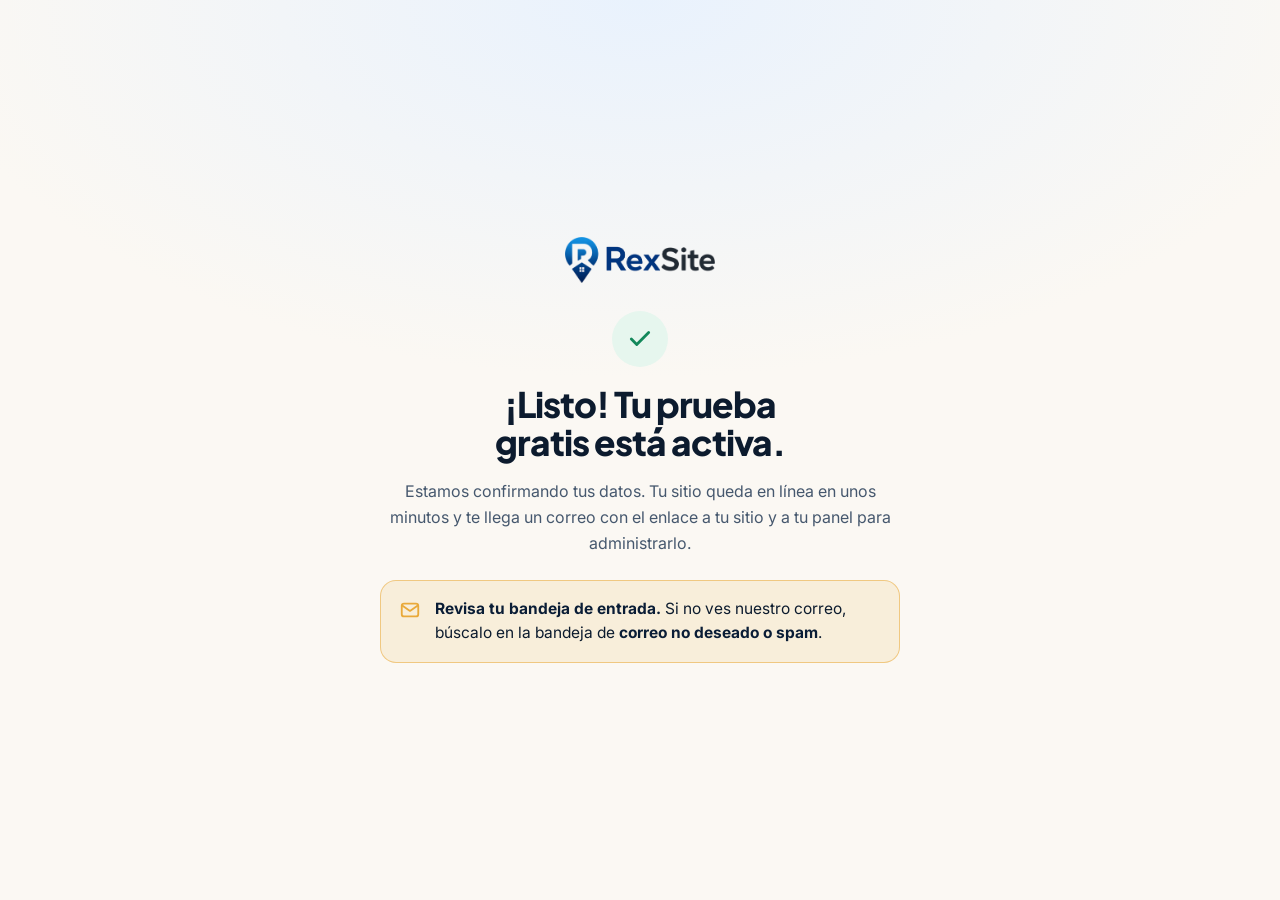
<file: rexsite-landing/bienvenida.html>
<!doctype html>
<html lang="es-MX">
<head>
<meta charset="utf-8">
<meta name="viewport" content="width=device-width, initial-scale=1">
<!-- Bienvenida de la landing de México: a esta página manda Stripe después
     de activar la prueba. Link de Stripe en pesos → "Después del pago" →
     https://www.rexsite.ai/bienvenida.html?session_id={CHECKOUT_SESSION_ID} -->
<title>Tu prueba gratis está activa — RexSite</title>
<meta name="theme-color" content="#0A1D36">
<meta name="robots" content="noindex">
<link rel="icon" href="assets/img/favicon.png" type="image/png">

<link rel="preconnect" href="https://fonts.googleapis.com">
<link rel="preconnect" href="https://fonts.gstatic.com" crossorigin>
<link href="https://fonts.googleapis.com/css2?family=Plus+Jakarta+Sans:wght@600;700;800&family=Inter:wght@400;500;600&display=swap" rel="stylesheet">
<link rel="stylesheet" href="assets/css/styles.css">

<!-- Meta Pixel Code -->
<script>
!function(f,b,e,v,n,t,s)
{if(f.fbq)return;n=f.fbq=function(){n.callMethod?
n.callMethod.apply(n,arguments):n.queue.push(arguments)};
if(!f._fbq)f._fbq=n;n.push=n;n.loaded=!0;n.version='2.0';
n.queue=[];t=b.createElement(e);t.async=!0;
t.src=v;s=b.getElementsByTagName(e)[0];
s.parentNode.insertBefore(t,s)}(window, document,'script',
'https://connect.facebook.net/en_US/fbevents.js');
fbq('init', '956132630850037');
fbq('track', 'PageView');
// StartTrial solo cuando la persona llega desde Stripe con un pago real
// (?session_id=cs_live_…), y una sola vez por sesión de pago: quien abra la
// página directo, la recargue o pruebe en modo test de Stripe no cuenta. El
// número es la sesión de pago, igual que en la landing de Estados Unidos.
(function () {
  var clave;
  try {
    var sesion = new URLSearchParams(window.location.search).get('session_id') || '';
    if (!/^cs_live_[A-Za-z0-9]+$/.test(sesion)) return;
    clave = 'rexsite_mx_prueba_' + sesion.slice(-24);
  } catch (e) { return; /* navegador muy viejo: no se cuenta */ }
  try { if (window.localStorage.getItem(clave)) return; } catch (e) { /* sin almacenamiento: se cuenta */ }
  fbq('track', 'StartTrial', { value: 0, currency: 'MXN' }, { eventID: sesion });
  try { window.localStorage.setItem(clave, '1'); } catch (e) { /* nada */ }
})();
</script>
<noscript><img height="1" width="1" style="display:none"
src="https://www.facebook.com/tr?id=956132630850037&ev=PageView&noscript=1"
/></noscript>
<!-- End Meta Pixel Code -->

<style>
.puente{
  min-height:100dvh; display:grid; place-items:center;
  text-align:center; padding:32px;
  background:
    radial-gradient(80% 60% at 50% 0%, var(--sky), transparent 70%),
    var(--ivory-2);
}
.puente > div{ max-width:520px; }
.puente__logo{ width:150px; margin:0 auto 28px; }
.puente__ok{
  width:56px; height:56px; border-radius:50%; margin:0 auto 18px;
  display:grid; place-items:center;
  background:var(--green-soft); color:var(--green);
}
.puente h1{ font-size:clamp(1.6rem,3.4vw,2.2rem); margin-bottom:18px; }
.puente p{ color:var(--tx-2); margin-bottom:24px; }

/* La dirección de su sitio (la guarda gracias.html antes de ir a Stripe). */
.puente__dir{
  display:inline-block; margin:6px 0 0;
  padding:8px 14px; border-radius:var(--r-sm);
  background:var(--sky); color:var(--blue-deep);
  font-weight:700; overflow-wrap:anywhere;
}

/* Aviso del correo: resaltado en dorado para que se lea. */
.aviso{
  display:flex; gap:14px; align-items:flex-start; text-align:left;
  background:rgba(233,169,58,.13);
  border:1.5px solid rgba(233,169,58,.55);
  border-radius:var(--r-md);
  padding:16px 18px;
  margin:0 auto;
}
.aviso svg{ flex:none; margin-top:2px; color:var(--gold); }
.aviso p{ margin:0; color:var(--tx); font-size:.97rem; line-height:1.55; }
.aviso strong{ color:var(--navy); }
</style>
</head>
<body>

<main class="puente">
  <div>
    <img class="puente__logo" src="assets/img/logo.png?v=2" alt="RexSite" width="730" height="220">

    <div class="puente__ok" aria-hidden="true">
      <svg width="26" height="26" viewBox="0 0 24 24" fill="none" stroke="currentColor" stroke-width="2.6" stroke-linecap="round" stroke-linejoin="round"><path d="M20 6 9 17l-5-5"/></svg>
    </div>

    <h1>¡Listo! Tu prueba gratis está activa.</h1>

    <p id="msg-dir" hidden>
      Tu sitio:<br>
      <span class="puente__dir" id="dir"></span>
    </p>

    <p>
      Estamos confirmando tus datos. Tu sitio queda en línea en unos minutos
      y te llega un correo con el enlace a tu sitio y a tu panel para
      administrarlo.
    </p>

    <div class="aviso" role="status">
      <svg width="22" height="22" viewBox="0 0 24 24" fill="none" aria-hidden="true">
        <rect x="3" y="5" width="18" height="14" rx="2.5" stroke="currentColor" stroke-width="2"/>
        <path d="M3.5 7l8.5 6 8.5-6" stroke="currentColor" stroke-width="2" stroke-linecap="round" stroke-linejoin="round"/>
      </svg>
      <p>
        <strong>Revisa tu bandeja de entrada.</strong>
        Si no ves nuestro correo, búscalo en la bandeja de
        <strong>correo no deseado o spam</strong>.
      </p>
    </div>
  </div>
</main>

<script>
(function () {
  'use strict';
  // La dirección que guardó gracias.html (de las últimas 24 horas), como
  // texto y solo si tiene la forma nombre.rexsite.ai. Si no hay, no se muestra.
  try {
    var guardado = JSON.parse(window.localStorage.getItem('rexsite_mx_dir') || 'null');
    if (!guardado || Date.now() - guardado.t > 864e5) return;
    var dir = String(guardado.dir || '');
    if (!/^[a-z0-9]([a-z0-9-]{1,61}[a-z0-9])?\.rexsite\.ai$/.test(dir)) return;
    var el = document.getElementById('dir');
    var corte = dir.lastIndexOf('.rexsite.ai');
    el.appendChild(document.createTextNode(dir.slice(0, corte)));
    el.appendChild(document.createElement('wbr'));
    el.appendChild(document.createTextNode(dir.slice(corte)));
    document.getElementById('msg-dir').hidden = false;
  } catch (e) { /* sin almacenamiento: no se muestra la dirección */ }
})();
</script>

</body>
</html>
</file>
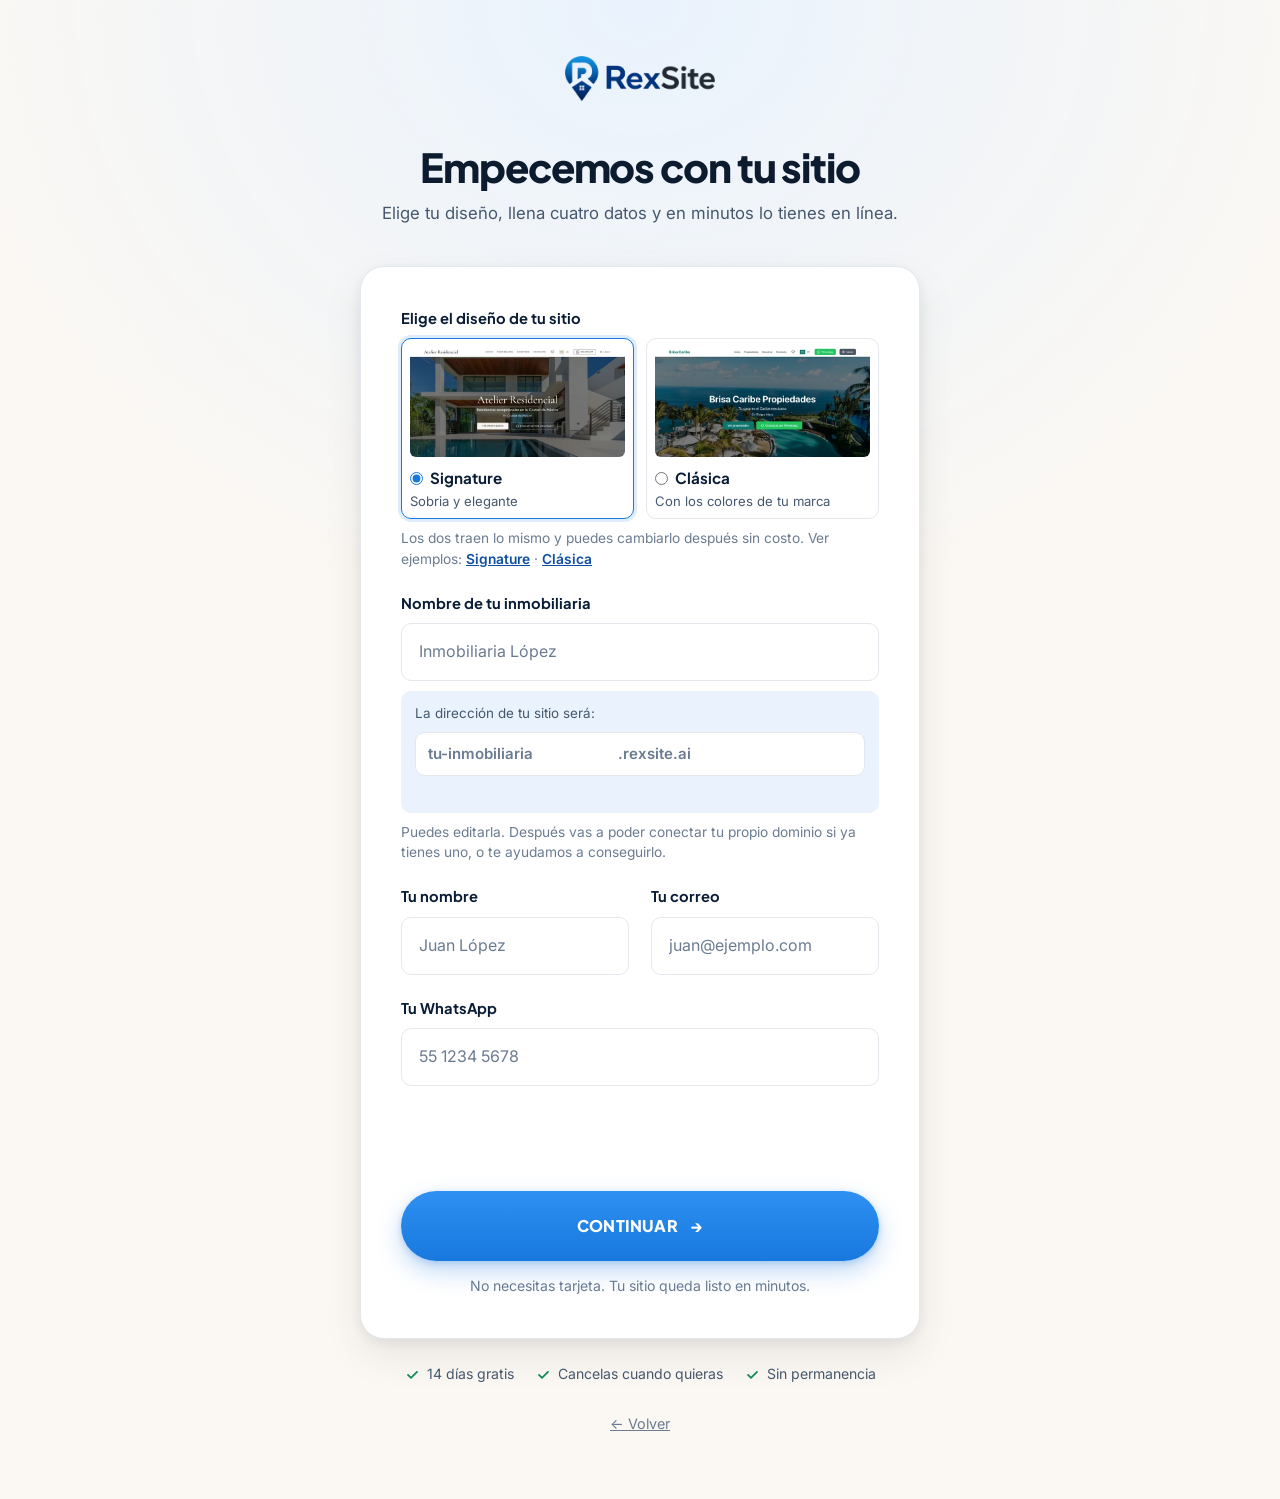
<file: rexsite-landing/empezar.html>
<!doctype html>
<html lang="es-MX">
<head>
<meta charset="utf-8">
<meta name="viewport" content="width=device-width, initial-scale=1">
<title>Empecemos con tu sitio — RexSite</title>
<meta name="description" content="Elige tu diseño, llena cuatro datos y tu sitio inmobiliario queda en línea en minutos.">
<meta name="theme-color" content="#0A1D36">
<meta name="robots" content="noindex">
<link rel="icon" href="assets/img/favicon.png" type="image/png">
<link rel="apple-touch-icon" href="assets/img/favicon.png">

<link rel="preconnect" href="https://fonts.googleapis.com">
<link rel="preconnect" href="https://fonts.gstatic.com" crossorigin>
<link href="https://fonts.googleapis.com/css2?family=Plus+Jakarta+Sans:wght@600;700;800&family=Inter:wght@400;500;600&display=swap" rel="stylesheet">
<link rel="stylesheet" href="assets/css/styles.css">

<!-- Meta Pixel Code -->
<script>
!function(f,b,e,v,n,t,s)
{if(f.fbq)return;n=f.fbq=function(){n.callMethod?
n.callMethod.apply(n,arguments):n.queue.push(arguments)};
if(!f._fbq)f._fbq=n;n.push=n;n.loaded=!0;n.version='2.0';
n.queue=[];t=b.createElement(e);t.async=!0;
t.src=v;s=b.getElementsByTagName(e)[0];
s.parentNode.insertBefore(t,s)}(window, document,'script',
'https://connect.facebook.net/en_US/fbevents.js');
fbq('init', '956132630850037');
fbq('track', 'PageView');
</script>
<noscript><img height="1" width="1" style="display:none"
src="https://www.facebook.com/tr?id=956132630850037&ev=PageView&noscript=1"
/></noscript>
<!-- End Meta Pixel Code -->

<style>
/* ══════════ Alta: estilos propios de esta página ══════════
   El resto lo hereda de styles.css para que se vea parte del sitio. */
.alta{
  min-height:100dvh;
  background:
    radial-gradient(80% 60% at 50% 0%, var(--sky), transparent 70%),
    var(--ivory-2);
  padding:clamp(24px,5vw,56px) 0 64px;
}
.alta__logo{ display:block; width:150px; margin:0 auto clamp(28px,5vw,44px); }
.alta__logo img{ width:100%; }

.alta__head{ text-align:center; max-width:560px; margin:0 auto clamp(26px,4vw,38px); }
.alta__head h1{ font-size:clamp(1.75rem,3.6vw,2.5rem); margin-bottom:12px; }
.alta__head p{ color:var(--tx-2); font-size:1.05rem; }

.alta__card{
  max-width:560px; margin:0 auto;
  background:var(--paper);
  border:1px solid var(--line);
  border-radius:var(--r-lg);
  box-shadow:var(--sh-md);
  padding:clamp(24px,4vw,40px);
}

.campo{ margin-bottom:22px; }
.campo:last-of-type{ margin-bottom:26px; }
.campo > label{
  display:block; font-family:var(--f-display); font-weight:700;
  font-size:.92rem; color:var(--navy); margin-bottom:8px;
}
.campo input[type=text],
.campo input[type=email],
.campo input[type=tel]{
  width:100%; font:inherit; color:var(--tx);
  padding:15px 17px;
  border:1.5px solid var(--line); border-radius:var(--r-sm);
  background:var(--paper);
  transition:border-color .18s, box-shadow .18s;
}
.campo input::placeholder{ color:var(--tx-3); }
.campo input:focus{
  outline:0; border-color:var(--blue);
  box-shadow:0 0 0 4px rgba(24,120,222,.14);
}
.campo input:user-invalid{ border-color:#C4402F; }

/* Dos columnas en pantallas cómodas */
.campo-fila{ display:grid; gap:22px; }
@media (min-width:560px){ .campo-fila{ grid-template-columns:1fr 1fr; } }
.campo-fila .campo{ margin-bottom:22px; }

/* Vista previa de la dirección del sitio.
   El dominio va DENTRO del recuadro, junto al campo editable: así se lee
   como una sola dirección y nunca se parte en dos renglones. */
.sitio{
  margin-top:10px; padding:12px 14px;
  background:var(--sky); border-radius:var(--r-sm);
}
.sitio__et{ display:block; color:var(--tx-2); font-size:.84rem; margin-bottom:7px; }
.sitio__campo{
  display:flex; align-items:center;
  background:var(--paper);
  border:1.5px solid var(--line); border-radius:var(--r-sm);
  padding:9px 12px;
  transition:border-color .18s, box-shadow .18s;
}
.sitio__campo:focus-within{
  border-color:var(--blue); box-shadow:0 0 0 3px rgba(24,120,222,.14);
}
/* Selector largo a propósito: la regla general `.campo input[type=text]`
   es más específica y le ganaría el borde y el padding, dibujando una
   caja dentro de la caja. */
.campo .sitio__campo input[type=text]{
  font:inherit; font-size:.94rem; font-weight:600; color:var(--blue-deep);
  background:transparent; border:0; padding:0; border-radius:0;
  width:auto;
  /* No crece (así ".rexsite.ai" queda pegado al texto y se lee como una
     sola dirección) pero sí se encoge en pantallas angostas. El min-width:0
     es lo que permite ese encogimiento dentro de un flex. */
  flex:0 1 auto; min-width:0;
}
.campo .sitio__campo input[type=text]:focus{ outline:0; box-shadow:none; }
.sitio__dom{
  flex:none; font-size:.94rem; font-weight:600;
  color:var(--tx-3); white-space:nowrap;
}

.nota{ font-size:.86rem; color:var(--tx-3); margin-top:9px; line-height:1.5; }

/* Si la dirección está libre u ocupada, mientras la persona escribe. */
.sitio__estado{ display:block; font-size:.84rem; font-weight:600; margin-top:8px; min-height:1.2em; }
.sitio__estado--ok{ color:var(--green); }
.sitio__estado--mal{ color:#C4402F; }

/* Lo que no se pudo guardar, junto al dato que hay que corregir. */
.campo__error{ color:#C4402F; font-size:.86rem; margin-top:8px; line-height:1.45; }
.campo [aria-invalid="true"]{ border-color:#C4402F; }
/* Casilla de Cloudflare: el alto reserva su lugar para que el botón no brinque. */
.casilla{ margin-bottom:18px; min-height:65px; }
.alta__error{
  background:rgba(196,64,47,.08); border:1.5px solid rgba(196,64,47,.45);
  border-radius:var(--r-sm); color:#8E2B1F;
  padding:12px 14px; margin-bottom:18px; font-size:.95rem; line-height:1.5; text-align:left;
}

.alta__envio{ text-align:center; }
.alta__envio .btn{ width:100%; }
.alta__paso{ font-size:.88rem; color:var(--tx-3); margin-top:14px; }

.sellos{
  display:flex; justify-content:center; flex-wrap:wrap; gap:10px 22px;
  margin-top:24px; font-size:.88rem; color:var(--tx-2);
}
.sellos span{ display:inline-flex; align-items:center; gap:7px; }
.sellos svg{ flex:none; color:var(--green); }

.volver{ display:block; text-align:center; margin-top:26px; font-size:.9rem; color:var(--tx-3); }
.volver:hover{ color:var(--blue); }

/* Elegir el diseño del sitio. El radio se ve siempre (así se nota cuál está
   elegido aunque el navegador sea viejo); el borde azul lo pone el script. */
.diseno{ border:0; padding:0; margin:0 0 22px; min-width:0; }
.diseno > legend{
  display:block; padding:0; font-family:var(--f-display); font-weight:700;
  font-size:.92rem; color:var(--navy); margin-bottom:8px;
}
.diseno__ops{ display:grid; grid-template-columns:1fr 1fr; gap:12px; }
.diseno__op{
  display:block; cursor:pointer; padding:8px;
  border:1.5px solid var(--line); border-radius:var(--r-sm);
  background:var(--paper);
  transition:border-color .18s, box-shadow .18s;
}
.diseno__op:hover{ border-color:#BBD3F2; }
.diseno__op.is-on{ border-color:var(--blue); box-shadow:0 0 0 3px rgba(24,120,222,.14); }
.diseno__op img{ display:block; width:100%; height:auto; border-radius:6px; }
.diseno__fila{
  display:flex; align-items:center; gap:7px; margin-top:9px;
  font-family:var(--f-display); font-weight:700; font-size:.95rem; color:var(--navy);
}
.diseno__fila input{ margin:0; accent-color:var(--blue); flex:none; }
.diseno__desc{ display:block; font-size:.82rem; color:var(--tx-2); margin-top:2px; line-height:1.35; }
.diseno .nota a{ color:var(--blue-deep); font-weight:600; }

/* Trampa antispam: invisible para personas, visible para bots. */
.miel{ position:absolute; left:-9999px; opacity:0; }
</style>
</head>
<body>

<main class="alta">
  <div class="wrap">

    <a class="alta__logo" href="/" aria-label="RexSite">
      <img src="assets/img/logo.png?v=2" alt="RexSite" width="730" height="220">
    </a>

    <div class="alta__head">
      <h1>Empecemos con tu sitio</h1>
      <p>Elige tu diseño, llena cuatro datos y en minutos lo tienes en línea.</p>
    </div>

    <div class="alta__card">
      <form name="alta-trial" method="POST" action="/gracias.html"
            data-netlify="true" netlify-honeypot="bot-field" id="form-alta">

        <!-- Netlify necesita este campo para identificar el formulario. -->
        <input type="hidden" name="form-name" value="alta-trial">
        <p class="miel" aria-hidden="true">
          <label>No llenes esto si eres humano: <input name="bot-field" tabindex="-1" autocomplete="off"></label>
        </p>

        <!-- Diseño del sitio. Signature va marcado; si la persona llega desde
             "Elegir Clásica" en la portada (?diseno=clasica), el script lo cambia.
             Viaja como "tema" al dashboard y a la copia de respaldo. -->
        <fieldset class="diseno">
          <legend>Elige el diseño de tu sitio</legend>
          <div class="diseno__ops">
            <label class="diseno__op is-on">
              <img src="assets/img/demo-signature-sm.webp" width="640" height="326" alt="">
              <span class="diseno__fila">
                <input type="radio" name="tema" value="signature" checked>
                Signature
              </span>
              <span class="diseno__desc">Sobria y elegante</span>
            </label>
            <label class="diseno__op">
              <img src="assets/img/demo-clasica-sm.webp" width="640" height="326" alt="">
              <span class="diseno__fila">
                <input type="radio" name="tema" value="clasica">
                Clásica
              </span>
              <span class="diseno__desc">Con los colores de tu marca</span>
            </label>
          </div>
          <p class="nota">
            Los dos traen lo mismo y puedes cambiarlo después sin costo.
            Ver ejemplos:
            <a href="https://demo-tres-rexsite.rexsite.ai" target="_blank" rel="noopener" aria-label="Ver ejemplo de Signature, se abre en otra pestaña">Signature</a> ·
            <a href="https://demo-1.rexsite.ai" target="_blank" rel="noopener" aria-label="Ver ejemplo de Clásica, se abre en otra pestaña">Clásica</a>
          </p>
        </fieldset>

        <div class="campo">
          <label for="inmobiliaria">Nombre de tu inmobiliaria</label>
          <input type="text" id="inmobiliaria" name="inmobiliaria"
                 placeholder="Inmobiliaria López" required maxlength="120"
                 autocomplete="organization"
                 aria-describedby="error-inmobiliaria">
          <p class="campo__error" id="error-inmobiliaria" hidden></p>

          <div class="sitio">
            <span class="sitio__et">La dirección de tu sitio será:</span>
            <span class="sitio__campo">
              <!-- Mismas reglas que el dashboard: 3 a 63 letras o números,
                   con guiones en medio. -->
              <input type="text" class="sitio__slug" id="slug" name="subdominio"
                     aria-label="Dirección de tu sitio" spellcheck="false"
                     autocomplete="off" placeholder="tu-inmobiliaria"
                     required minlength="3" maxlength="63"
                     pattern="[a-z0-9]([a-z0-9\-]*[a-z0-9])?"
                     title="De 3 a 63 letras o números, sin acentos ni espacios (puedes separar con guiones)"
                     aria-describedby="sitio-estado error-subdominio">
              <span class="sitio__dom">.rexsite.ai</span>
            </span>
            <span class="sitio__estado" id="sitio-estado" aria-live="polite"></span>
          </div>
          <p class="campo__error" id="error-subdominio" hidden></p>
          <p class="nota">
            Puedes editarla. Después vas a poder conectar tu propio dominio
            si ya tienes uno, o te ayudamos a conseguirlo.
          </p>
        </div>

        <div class="campo-fila">
          <div class="campo">
            <label for="nombre">Tu nombre</label>
            <input type="text" id="nombre" name="nombre"
                   placeholder="Juan López" required maxlength="120" autocomplete="name"
                   aria-describedby="error-nombre">
            <p class="campo__error" id="error-nombre" hidden></p>
          </div>
          <div class="campo">
            <label for="email">Tu correo</label>
            <input type="email" id="email" name="email"
                   placeholder="juan@ejemplo.com" required maxlength="254" autocomplete="email"
                   aria-describedby="error-email">
            <p class="campo__error" id="error-email" hidden></p>
          </div>
        </div>

        <div class="campo">
          <label for="whatsapp">Tu WhatsApp</label>
          <!-- El pattern cuenta dígitos e ignora espacios, guiones o +52:
               "55 1234 5678" y "+52 55-1234-5678" pasan; "5512345" no. -->
          <input type="tel" id="whatsapp" name="whatsapp"
                 placeholder="55 1234 5678" required
                 autocomplete="tel" inputmode="tel"
                 pattern="(?:\D*\d){10,}\D*"
                 title="Escribe tu número con al menos 10 dígitos"
                 aria-describedby="error-whatsapp">
          <p class="campo__error" id="error-whatsapp" hidden></p>
        </div>

        <!-- Casilla "no soy robot" de Cloudflare (Turnstile). La dibuja el
             script de Cloudflare del final de la página; ver "Casilla de
             Cloudflare" en el script. -->
        <div class="casilla" id="casilla"></div>

        <div class="alta__error" id="alta-error" role="alert" hidden></div>

        <div class="alta__envio">
          <button type="submit" class="btn btn--lg" id="alta-boton">
            CONTINUAR <span class="arw" aria-hidden="true">→</span>
          </button>
          <p class="alta__paso">No necesitas tarjeta. Tu sitio queda listo en minutos.</p>
        </div>
      </form>
    </div>

    <div class="sellos">
      <span>
        <svg width="15" height="15" viewBox="0 0 20 20" fill="none" aria-hidden="true">
          <path d="M4 10.5l4 4 8-8" stroke="currentColor" stroke-width="2.4"
                stroke-linecap="round" stroke-linejoin="round"/>
        </svg>
        14 días gratis
      </span>
      <span>
        <svg width="15" height="15" viewBox="0 0 20 20" fill="none" aria-hidden="true">
          <path d="M4 10.5l4 4 8-8" stroke="currentColor" stroke-width="2.4"
                stroke-linecap="round" stroke-linejoin="round"/>
        </svg>
        Cancelas cuando quieras
      </span>
      <span>
        <svg width="15" height="15" viewBox="0 0 20 20" fill="none" aria-hidden="true">
          <path d="M4 10.5l4 4 8-8" stroke="currentColor" stroke-width="2.4"
                stroke-linecap="round" stroke-linejoin="round"/>
        </svg>
        Sin permanencia
      </span>
    </div>

    <a class="volver" href="/">← Volver</a>

  </div>
</main>

<script src="assets/js/rastreo.js?v=1"></script>
<script>
(function () {
  'use strict';

  var inmo = document.getElementById('inmobiliaria');
  var slug = document.getElementById('slug');

  /* Convierte "Inmobiliaria López y Asociados" en "inmobiliaria-lopez-y-asociados".
     El normalize separa la letra de su acento; ACENTOS luego borra ese acento suelto.
     Se arma con RegExp y códigos de escape para no depender de la codificación
     del archivo: así "López" da "lopez" y "Peña" da "pena" siempre. */
  var ACENTOS = new RegExp('[\\u0300-\\u036f]', 'g');

  function aSlug(texto) {
    return texto
      .normalize('NFD').replace(ACENTOS, '')
      .toLowerCase()
      .replace(/[^a-z0-9]+/g, '-')
      .slice(0, 40)
      // El guion sobrante se quita después de recortar, no antes,
      // para que un corte a los 40 no deje la dirección terminada en "-".
      .replace(/^-+|-+$/g, '');
  }

  // Mientras no la toque a mano, la dirección sigue al nombre de la inmobiliaria.
  var editadoAMano = false;

  /* El ancho del campo sigue al largo del texto: así ".rexsite.ai" queda
     siempre pegado y se lee como una dirección sola, no como dos pedazos. */
  function ajustarAncho() {
    slug.size = Math.max(String(slug.value || slug.placeholder).length, 3);
  }

  function refrescar() {
    if (!editadoAMano) slug.value = aSlug(inmo.value);
    ajustarAncho();
  }

  inmo.addEventListener('input', refrescar);

  slug.addEventListener('input', function () {
    editadoAMano = true;
    var limpio = aSlug(slug.value);
    // Sólo reescribimos si hizo falta, para no mover el cursor de lugar.
    if (slug.value !== limpio) slug.value = limpio;
    ajustarAncho();
  });

  // Si vuelve a dejarla vacía, retomamos el automático.
  slug.addEventListener('blur', function () {
    if (slug.value === '') { editadoAMano = false; refrescar(); }
  });

  refrescar();

  /* ── Diseño del sitio ──
     Llega marcado desde la portada (?diseno=clasica o ?diseno=signature);
     sin eso queda Signature. El borde azul sigue al que esté elegido. */
  // Todo va en try: si algo de aquí fallara, el formulario se sigue enviando.
  try {
    var radiosDiseno = document.querySelectorAll('input[name="tema"]');
    var pintarDiseno = function () {
      radiosDiseno.forEach(function (r) {
        var op = r.closest('.diseno__op');
        if (op) op.classList.toggle('is-on', r.checked);
      });
    };
    var pedido = new URLSearchParams(window.location.search).get('diseno');
    radiosDiseno.forEach(function (r) {
      if (r.value === pedido) r.checked = true;
      r.addEventListener('change', pintarDiseno);
    });
    // Al volver con "atrás", el navegador restaura la elección después de cargar.
    window.addEventListener('pageshow', pintarDiseno);
    pintarDiseno();
  } catch (e) { /* navegador muy viejo: queda Signature y se ve el radio */ }

  /* ══════════ Casilla de Cloudflare ("no soy robot") ══════════
     La dibuja el script de Cloudflare (al final de la página) dentro del
     formulario, y su token viaja solo con los datos (campo
     cf-turnstile-response). El dashboard solo la exige si está marcada como
     obligatoria; si falta, contesta con el aviso en español. Cada token
     sirve una sola vez: si el envío no pasa, se pide uno nuevo. En
     rexsite.ai va la casilla real. En copias de prueba y en la Mac va la de
     prueba de Cloudflare: en pantalla siempre pasa, pero el dashboard no la
     acepta (solo acepta la de rexsite.ai), así que con la casilla
     obligatoria solo se puede probar en www.rexsite.ai. Si Cloudflare no
     carga, el formulario se manda igual y el dashboard decide. */
  var CASILLA_REAL = '0x4AAAAAAFY6lsrijN-yLj1r';
  var CASILLA_PRUEBA = '1x00000000000000000000AA';
  var idCasilla = null;

  window.rexsiteCasilla = function () {
    try {
      var enRexsite = /(^|\.)rexsite\.ai$/.test(window.location.hostname);
      // La normal mide al menos 300 px; en celulares angostos va la compacta.
      var cabe = document.getElementById('casilla').offsetWidth >= 300;
      var id = window.turnstile.render('#casilla', {
        sitekey: enRexsite ? CASILLA_REAL : CASILLA_PRUEBA,
        language: 'es',
        theme: 'light',
        size: cabe ? 'flexible' : 'compact'
      });
      idCasilla = id === undefined ? null : id;
    } catch (e) { idCasilla = null; }
  };

  function reiniciarCasilla() {
    try {
      if (window.turnstile && idCasilla !== null) window.turnstile.reset(idCasilla);
    } catch (e) { /* nada: el siguiente envío lo decide el dashboard */ }
  }

  // Al regresar con "Atrás" desde la página de gracias, el navegador puede
  // mostrar la página tal como quedó (botón en "ENVIANDO…" y token ya usado).
  window.addEventListener('pageshow', function (e) {
    if (!e.persisted) return;
    terminarEnvio();
    reiniciarCasilla();
  });

  /* ══════════ Envío al sistema ══════════
     Los datos van al dashboard de RexSite, que los guarda y avisa. Además se
     manda una copia a los formularios de Netlify como respaldo: si el
     dashboard no respondiera, el registro no se pierde.
     Sin fetch (navegador muy viejo) el formulario se envía como antes,
     directo a Netlify. */
  // En la Mac (localhost) se prueba contra el dashboard local; en internet,
  // siempre el dashboard en línea.
  var LOCAL = /^(localhost|127\.0\.0\.1)$/.test(window.location.hostname);
  var API = LOCAL ? 'http://localhost:3000/api/publico' : 'https://rexsite-dash.netlify.app/api/publico';
  var form = document.getElementById('form-alta');
  var boton = document.getElementById('alta-boton');
  var textoBoton = boton.innerHTML;
  var errorGeneral = document.getElementById('alta-error');
  var estadoSitio = document.getElementById('sitio-estado');
  var CAMPOS = ['inmobiliaria', 'subdominio', 'nombre', 'email', 'whatsapp'];
  var enviando = false;
  var temaEnviado = '';

  function campoInput(campo) {
    return campo === 'subdominio' ? slug : document.getElementById(campo);
  }

  function mostrarError(campo, texto) {
    var p = document.getElementById('error-' + campo);
    if (!p) return mostrarErrorGeneral(texto);
    p.textContent = texto;
    p.hidden = false;
    var input = campoInput(campo);
    input.setAttribute('aria-invalid', 'true');
    input.focus();
  }

  function mostrarErrorGeneral(texto) {
    errorGeneral.textContent = texto;
    errorGeneral.hidden = false;
  }

  function limpiarErrores() {
    CAMPOS.forEach(function (c) {
      var p = document.getElementById('error-' + c);
      p.hidden = true;
      p.textContent = '';
      campoInput(c).removeAttribute('aria-invalid');
    });
    errorGeneral.hidden = true;
    errorGeneral.textContent = '';
  }

  // Al corregir un dato, su aviso se quita.
  CAMPOS.forEach(function (c) {
    campoInput(c).addEventListener('input', function () {
      var p = document.getElementById('error-' + c);
      if (!p.hidden) { p.hidden = true; campoInput(c).removeAttribute('aria-invalid'); }
    });
  });

  /** fetch con límite de tiempo (sin .finally: no existe en navegadores viejos). */
  function pedir(url, opciones, ms) {
    var control = window.AbortController ? new AbortController() : null;
    var reloj = control ? setTimeout(function () { control.abort(); }, ms) : null;
    if (control) opciones.signal = control.signal;
    return fetch(url, opciones).then(
      function (r) { if (reloj) clearTimeout(reloj); return r; },
      function (e) { if (reloj) clearTimeout(reloj); throw e; }
    );
  }

  /* ── ¿Está libre la dirección? ──
     Se pregunta medio segundo después de dejar de escribir. Solo informa:
     al enviar, el sistema lo vuelve a revisar. Si no responde, no se dice nada. */
  var consulta = 0;
  var esperaConsulta = null;

  function pintarEstado(texto, clase) {
    estadoSitio.textContent = texto;
    estadoSitio.className = 'sitio__estado' + (clase ? ' sitio__estado--' + clase : '');
  }

  function revisarDireccion() {
    var valor = slug.value;
    var miConsulta = ++consulta;
    if (valor.length < 3) { pintarEstado('', ''); return; }
    pedir(API + '/disponible?subdominio=' + encodeURIComponent(valor), { method: 'GET' }, 8000)
      .then(function (r) { return r.json(); })
      .then(function (d) {
        if (miConsulta !== consulta || !d || !d.ok) return;
        if (d.disponible) pintarEstado('✓ Disponible', 'ok');
        else pintarEstado(d.error || 'Esa dirección ya está ocupada. Prueba con otra.', 'mal');
      })
      .catch(function () { if (miConsulta === consulta) pintarEstado('', ''); });
  }

  function programarRevision() {
    clearTimeout(esperaConsulta);
    pintarEstado('', '');
    esperaConsulta = setTimeout(revisarDireccion, 500);
  }

  inmo.addEventListener('input', function () { if (!editadoAMano) programarRevision(); });
  slug.addEventListener('input', programarRevision);
  if (slug.value) programarRevision();

  /* ── Enviar ── */
  function datosDelFormulario() {
    var datos = {};
    var fd = new FormData(form);
    fd.forEach(function (v, k) { datos[k] = String(v); });
    return datos;
  }

  // El token de la casilla de Cloudflare no va en la copia: solo le sirve al dashboard.
  function respaldoEnNetlify() {
    var partes = [];
    new FormData(form).forEach(function (v, k) {
      if (k === 'cf-turnstile-response') return;
      partes.push(encodeURIComponent(k) + '=' + encodeURIComponent(String(v)));
    });
    return pedir('/', {
      method: 'POST',
      headers: { 'Content-Type': 'application/x-www-form-urlencoded' },
      body: partes.join('&')
    }, 15000).then(function (r) { return r.ok; }, function () { return false; });
  }

  // prueba: lo que contestó el dashboard. "sin_tarjeta": su prueba empezó
  // (gracias sin Stripe); "anterior": un registro de antes, que sigue con su
  // link de Stripe. Sin dato (p. ej. el dashboard no pudo empezarla), la
  // página de activar en Stripe, como antes.
  function irAGracias(direccion, deRespaldo, prueba) {
    var q = [];
    if (direccion) q.push('dir=' + encodeURIComponent(direccion));
    if (deRespaldo) q.push('respaldo=1');
    if (prueba === 'sin_tarjeta' || prueba === 'anterior') q.push('prueba=' + prueba);
    // El diseño que se mandó (aunque después hayan movido la elección).
    if (temaEnviado) q.push('diseno=' + encodeURIComponent(temaEnviado));
    window.location.href = '/gracias.html' + (q.length ? '?' + q.join('&') : '');
  }

  function terminarEnvio() {
    enviando = false;
    boton.disabled = false;
    boton.innerHTML = textoBoton;
  }

  if (window.fetch && window.FormData && window.Promise) {
    form.addEventListener('submit', function (e) {
      e.preventDefault();
      if (enviando) return;
      try {
        enviar();
      } catch (err) {
        // Red de seguridad: si algo de aquí falla, el formulario se manda
        // como antes, directo a Netlify (que lleva a /gracias.html).
        form.submit();
      }
    });
  }

  function enviar() {
    enviando = true;
    boton.disabled = true;
    boton.textContent = 'ENVIANDO…';
    limpiarErrores();

    var datos = datosDelFormulario();
    temaEnviado = datos.tema || '';
    var rastreo = window.rexsiteRastreo ? window.rexsiteRastreo() : {};
    Object.keys(rastreo).forEach(function (k) { datos[k] = rastreo[k]; });
    // Registro del formulario de México: con esto el dashboard sabe que entra
    // a lo automático de México (no quitarlo).
    datos.pago = 'stripe';
    // Prueba de 14 días sin tarjeta: con la casilla comprobada, el dashboard
    // crea el sitio solo.
    datos.prueba = 'sin_tarjeta';

    // La copia de respaldo sale siempre, al mismo tiempo.
    var respaldo = respaldoEnNetlify();

    // text/plain: así el navegador no hace una consulta previa (CORS).
    pedir(API + '/alta', {
      method: 'POST',
      headers: { 'Content-Type': 'text/plain;charset=UTF-8' },
      body: JSON.stringify(datos)
    }, 20000)
      .then(function (r) {
        return r.json().then(
          function (d) { return { status: r.status, d: d }; },
          function () { return { status: r.status, d: null }; }
        );
      })
      .then(function (res) {
        var d = res.d || {};
        if (res.status === 200 && d.ok) return irAGracias(d.direccion, false, d.prueba);
        // Un dato que corregir, o demasiados intentos: se dice y se queda aquí.
        // Cualquier otra respuesta se trata como que el sistema no respondió.
        if (d.error && [400, 409, 413, 429].indexOf(res.status) !== -1) {
          terminarEnvio();
          reiniciarCasilla();
          if (d.campo) mostrarError(d.campo, d.error);
          else mostrarErrorGeneral(d.error);
          if (d.campo === 'subdominio') { editadoAMano = true; pintarEstado('', ''); }
          return;
        }
        throw new Error('El sistema no pudo guardar (' + res.status + ')');
      })
      .catch(function () {
        // El sistema no respondió: si la copia de respaldo llegó, el
        // registro está a salvo y seguimos; si no, se pide intentar otra vez.
        respaldo.then(function (ok) {
          if (ok) return irAGracias('', true, 'sin_tarjeta');
          terminarEnvio();
          reiniciarCasilla();
          mostrarErrorGeneral('No pudimos enviar tus datos. Revisa tu conexión a internet e intenta de nuevo.');
        });
      });
  }
})();
</script>
<!-- Casilla de Cloudflare: se carga al final y llama a rexsiteCasilla (arriba). -->
<script src="https://challenges.cloudflare.com/turnstile/v0/api.js?render=explicit&onload=rexsiteCasilla" async defer></script>

</body>
</html>
</file>
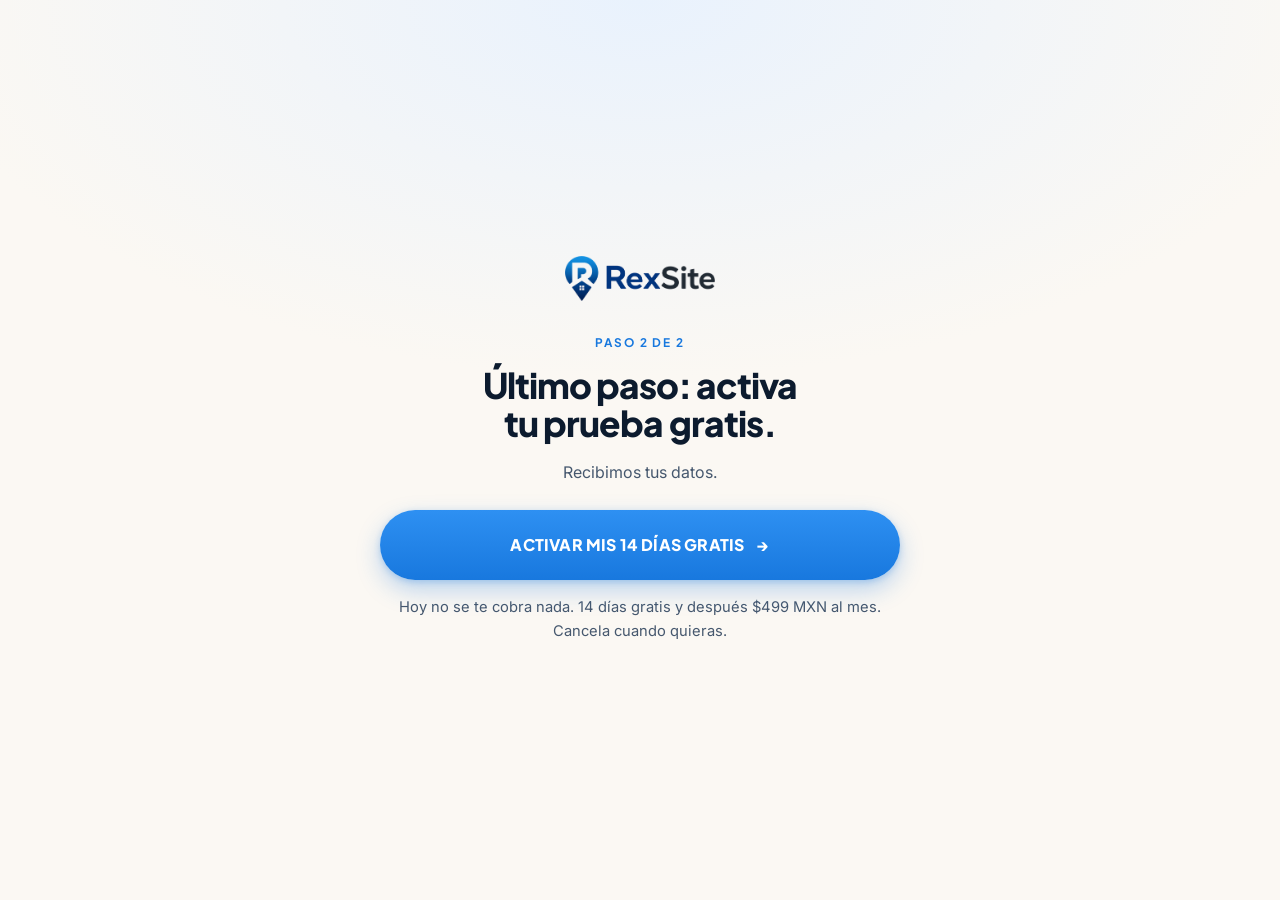
<file: rexsite-landing/gracias.html>
<!doctype html>
<html lang="es-MX">
<head>
<meta charset="utf-8">
<meta name="viewport" content="width=device-width, initial-scale=1">
<!-- Gracias de la landing de México. Dos versiones, según lo que contestó
     el dashboard (?prueba=, lo pone empezar.html):
       - prueba=sin_tarjeta: su prueba de 14 días sin tarjeta ya empezó (textos
         T1 aprobados por Agustín el 22 oct 2026). El sitio se crea solo y le
         llega un correo. Sin botón de Stripe y sin link al sitio: si lo abre
         antes de que exista, su equipo puede "recordar" hasta por una hora
         que no existe.
       - cualquier otro caso (un registro de antes, o el dashboard no pudo
         empezar la prueba): paso 2 de 2, activar la prueba en Stripe (en
         pesos), como antes. El "ya quedó, revisa tu correo" va en
         bienvenida.html, a donde Stripe manda a la persona después de
         activar la prueba. -->
<title>Último paso — RexSite</title>
<meta name="theme-color" content="#0A1D36">
<meta name="robots" content="noindex">
<link rel="icon" href="assets/img/favicon.png" type="image/png">

<link rel="preconnect" href="https://fonts.googleapis.com">
<link rel="preconnect" href="https://fonts.gstatic.com" crossorigin>
<link href="https://fonts.googleapis.com/css2?family=Plus+Jakarta+Sans:wght@600;700;800&family=Inter:wght@400;500;600&display=swap" rel="stylesheet">
<link rel="stylesheet" href="assets/css/styles.css">

<script>
// Qué versión de la página toca, antes de pintar nada (así no parpadea).
(function () {
  try {
    if (new URLSearchParams(window.location.search).get('prueba') === 'sin_tarjeta') {
      document.documentElement.className += ' sin-tarjeta';
      document.title = 'Tu prueba gratis empezó — RexSite';
    }
  } catch (e) { /* navegador muy viejo: la versión de Stripe */ }
})();
</script>

<!-- Meta Pixel Code -->
<script>
!function(f,b,e,v,n,t,s)
{if(f.fbq)return;n=f.fbq=function(){n.callMethod?
n.callMethod.apply(n,arguments):n.queue.push(arguments)};
if(!f._fbq)f._fbq=n;n.push=n;n.loaded=!0;n.version='2.0';
n.queue=[];t=b.createElement(e);t.async=!0;
t.src=v;s=b.getElementsByTagName(e)[0];
s.parentNode.insertBefore(t,s)}(window, document,'script',
'https://connect.facebook.net/en_US/fbevents.js');
fbq('init', '956132630850037');
fbq('track', 'PageView');
// Llegar hasta aquí sólo es posible si el registro se guardó (en el
// dashboard o en la copia de respaldo), así que lo contamos como Lead.
// Una sola vez por dirección: quien regresa de Stripe con "Atrás" o
// recarga la página no cuenta como otro registro. El número "lead_<dirección>"
// es el mismo que usa la landing de Estados Unidos: si algún día el dashboard
// le manda a Meta este Lead desde el servidor, Meta junta los dos.
(function () {
  var clave = '';
  var opciones = null;
  try {
    var dir = (new URLSearchParams(window.location.search).get('dir') || '').toLowerCase();
    if (dir) clave = 'rexsite_mx_lead_' + dir.slice(0, 80);
    var sub = /^([a-z0-9][a-z0-9-]{1,61}[a-z0-9])\.rexsite\.ai$/.exec(dir);
    if (sub) opciones = { eventID: 'lead_' + sub[1] };
    if (clave && window.sessionStorage.getItem(clave)) return;
  } catch (e) { /* sin almacenamiento: se cuenta */ }
  if (opciones) fbq('track', 'Lead', {}, opciones);
  else fbq('track', 'Lead');
  try { if (clave) window.sessionStorage.setItem(clave, '1'); } catch (e) { /* nada */ }
})();
// Con la prueba sin tarjeta (?prueba=sin_tarjeta) su prueba ya empezó:
// también StartTrial, con el número "trial_<dirección>" (el mismo que usa
// /start), una sola vez por dirección. Sin dirección no (no hay número para
// juntarlo). Solo desde la página: el píxel de México no tiene llave de servidor.
(function () {
  try {
    var params = new URLSearchParams(window.location.search);
    if (params.get('prueba') !== 'sin_tarjeta') return;
    var dir = (params.get('dir') || '').toLowerCase();
    var sub = /^([a-z0-9][a-z0-9-]{1,61}[a-z0-9])\.rexsite\.ai$/.exec(dir);
    if (!sub) return;
    var clave = 'rexsite_mx_trial_' + dir.slice(0, 80);
    try { if (window.sessionStorage.getItem(clave)) return; } catch (e) { /* sin almacenamiento: se cuenta */ }
    // Lo mismo que manda bienvenida.html con la prueba de Stripe.
    fbq('track', 'StartTrial', { value: 0, currency: 'MXN' }, { eventID: 'trial_' + sub[1] });
    try { window.sessionStorage.setItem(clave, '1'); } catch (e) { /* nada */ }
  } catch (e) { /* navegador muy viejo: sin StartTrial */ }
})();
// InitiateCheckout se dispara al hacer clic en el botón de pago (ver el
// script al final), no al cargar.
</script>
<noscript><img height="1" width="1" style="display:none"
src="https://www.facebook.com/tr?id=956132630850037&ev=Lead&noscript=1"
/></noscript>
<!-- End Meta Pixel Code -->

<style>
.puente{
  min-height:100dvh; display:grid; place-items:center;
  text-align:center; padding:32px;
  background:
    radial-gradient(80% 60% at 50% 0%, var(--sky), transparent 70%),
    var(--ivory-2);
}
.puente > div{ max-width:520px; }
.puente__logo{ width:150px; margin:0 auto 28px; }
.puente .eyebrow{ margin-bottom:14px; }
.puente .eyebrow::before{ display:none; } /* sin la rayita: así queda centrado */
.puente h1{ font-size:clamp(1.6rem,3.4vw,2.2rem); margin-bottom:18px; }
.puente p{ color:var(--tx-2); margin-bottom:24px; }

/* La dirección que tendrá su sitio. */
.puente__dir{
  display:inline-block; margin:6px 0 0;
  padding:8px 14px; border-radius:var(--r-sm);
  background:var(--sky); color:var(--blue-deep);
  font-weight:700; overflow-wrap:anywhere;
}

/* El botón de activar es lo principal de la página. */
.puente__pago .btn{ width:100%; }
.puente__condiciones{ font-size:.92rem; color:var(--tx-2); margin-top:16px; }
.puente .puente__condiciones{ margin-bottom:0; }
.puente .puente__diseno{ font-size:.88rem; color:var(--tx-3); margin-top:28px; margin-bottom:0; }

/* Las dos versiones de la página (ver el script del principio). */
.solo-sin-tarjeta{ display:none; }
.sin-tarjeta .solo-sin-tarjeta{ display:block; }
.sin-tarjeta .solo-pago{ display:none; }
</style>
</head>
<body>

<main class="puente">
  <div>
    <img class="puente__logo" src="assets/img/logo.png?v=2" alt="RexSite" width="730" height="220">

    <!-- Prueba sin tarjeta: ya empezó (T1). La dirección va como texto, no
         como link. Sin dirección (el sistema no respondió y los datos
         quedaron en la copia de respaldo): "Recibimos tus datos…". -->
    <div class="solo-sin-tarjeta">
      <span class="eyebrow">Tu prueba gratis empezó</span>
      <h1>¡Listo! Estamos creando tu sitio.</h1>
      <p id="nt-dir" hidden>
        Tu dirección:<br>
        <span class="puente__dir" id="nt-dir-texto"></span>
      </p>
      <p id="nt-correo" hidden>En unos minutos te llega un correo de hola@mail.rexsite.co con el link de tu sitio y cómo entrar a tu panel.</p>
      <p id="nt-recibido">Recibimos tus datos. En un momento te escribimos por correo.</p>
      <p>¿No lo ves? Revisa tu carpeta de spam o de promociones.</p>
      <p><a href="/guia/" style="font-weight:600;color:var(--blue-deep)">Mientras llega tu correo, mira cómo vas a usar tu sitio <span aria-hidden="true">→</span></a></p>
      <p class="puente__condiciones">Tu prueba de 14 días empieza hoy. No necesitas tarjeta. Después de tu prueba, son $499 MXN al mes.</p>
    </div>

    <!-- Activar la prueba en Stripe (registros de antes), como antes. -->
    <div class="solo-pago">
    <span class="eyebrow">Paso 2 de 2</span>
    <h1>Último paso: activa tu prueba gratis.</h1>

    <!-- ?dir=nombre.rexsite.ai muestra la dirección que quedó apartada. Sin
         dirección (p. ej. cuando el sistema no respondió y los datos quedaron
         en la copia de respaldo) se dice solo que recibimos los datos. -->
    <p id="msg-dir" hidden>
      Tu dirección quedó apartada:<br>
      <span class="puente__dir" id="dir"></span>
    </p>
    <p id="msg-recibido">Recibimos tus datos.</p>

    <!-- PAGO: link de pago de Stripe en pesos (14 días gratis, después $499
         MXN al mes; Stripe cobra $0 hoy). Al terminar, Stripe manda a
         /bienvenida.html. Con ?dir= el script le agrega
         ?client_reference_id=<dirección> (ver abajo). -->
    <div class="puente__pago">
      <a class="btn btn--lg" id="ir-a-activar" href="https://buy.stripe.com/5kQ8wI7nw3Kl5yD2L16sw04" rel="noopener">
        <span>ACTIVAR MIS 14 DÍAS GRATIS</span> <span class="arw" aria-hidden="true">→</span>
      </a>
      <p class="puente__condiciones">Hoy no se te cobra nada. 14 días gratis y después $499 MXN al mes. Cancela cuando quieras.</p>
    </div>
    </div>

    <!-- ?diseno=signature|clasica: el diseño que eligió en el formulario. -->
    <p class="puente__diseno" id="msg-diseno" hidden>Diseño elegido: <strong id="diseno"></strong></p>
  </div>
</main>

<script>
(function () {
  'use strict';
  // Qué mostrar. La dirección solo se muestra si tiene la forma
  // nombre.rexsite.ai, y como texto (nunca como HTML).
  try {
    var params = new URLSearchParams(window.location.search);
    var dir = (params.get('dir') || '').toLowerCase();
    if (params.get('respaldo') !== '1' && /^[a-z0-9]([a-z0-9-]{1,61}[a-z0-9])?\.rexsite\.ai$/.test(dir)) {
      // En pantallas angostas, que corte antes de ".rexsite.ai". Va en las dos
      // versiones de la página (solo se ve una).
      var corte = dir.lastIndexOf('.rexsite.ai');
      ['dir', 'nt-dir-texto'].forEach(function (id) {
        var el = document.getElementById(id);
        el.appendChild(document.createTextNode(dir.slice(0, corte)));
        el.appendChild(document.createElement('wbr'));
        el.appendChild(document.createTextNode(dir.slice(corte)));
      });
      document.getElementById('msg-recibido').hidden = true;
      document.getElementById('msg-dir').hidden = false;
      document.getElementById('nt-recibido').hidden = true;
      document.getElementById('nt-dir').hidden = false;
      document.getElementById('nt-correo').hidden = false;
      // El botón de Stripe lleva la dirección apartada (sin ".rexsite.ai"):
      // al activar la prueba, Stripe se la pasa al dashboard y su sitio se
      // reconoce aunque escriba otro correo. Stripe solo acepta letras,
      // números y guiones, que es justo lo que permite la regla de arriba.
      var activar = document.getElementById('ir-a-activar');
      activar.href = activar.href.split('?')[0] + '?client_reference_id=' + encodeURIComponent(dir.slice(0, corte));
      // Para mostrarla en bienvenida.html cuando vuelva de Stripe.
      try {
        window.localStorage.setItem('rexsite_mx_dir', JSON.stringify({ dir: dir, t: Date.now() }));
      } catch (e) { /* sin almacenamiento: bienvenida.html no muestra la dirección */ }
    } else {
      // Sin dirección: que bienvenida.html no muestre la de un registro anterior.
      try { window.localStorage.removeItem('rexsite_mx_dir'); } catch (e) { /* nada */ }
    }
    // Solo los dos nombres conocidos; cualquier otra cosa no se muestra.
    var NOMBRES_DISENO = { signature: 'Signature', clasica: 'Clásica' };
    var diseno = params.get('diseno');
    if (Object.prototype.hasOwnProperty.call(NOMBRES_DISENO, diseno)) {
      document.getElementById('diseno').textContent = NOMBRES_DISENO[diseno];
      document.getElementById('msg-diseno').hidden = false;
    }
  } catch (e) { /* navegador muy viejo: queda "Recibimos tus datos." */ }
})();

(function () {
  'use strict';
  // Meta Pixel: el clic es lo que lleva al pago en Stripe.
  // Si un bloqueador impide cargar el pixel, fbq no existe y no hacemos nada:
  // el enlace de pago nunca se ve afectado.
  document.getElementById('ir-a-activar').addEventListener('click', function () {
    if (typeof window.fbq !== 'function') return;
    window.fbq('track', 'InitiateCheckout', {
      content_name: 'Prueba 14 días',
      content_category: 'Suscripción RexSite'
    });
  });
})();
</script>

</body>
</html>
</file>
<file: rexsite-landing/assets/css/styles.css>
/* ============================================================
   RexSite.app — Landing
   Sistema de diseño
   ============================================================ */

:root{
  /* Marca */
  --ink:        #06101F;
  --navy:       #0A1D36;
  --navy-2:     #0F2A4C;
  --navy-3:     #163A66;
  --blue:       #1878DE;
  --blue-2:     #3FA0FF;
  --blue-deep:  #0E4FA3;
  --sky:        #E9F2FD;
  --ivory:      #F7F3EC;
  --ivory-2:    #FBF8F3;
  --paper:      #FFFFFF;
  --green:      #12885A;
  --green-soft: #E6F6EE;
  --gold:       #E9A93A;

  /* Texto */
  --tx:         #0C1B2E;
  --tx-2:       #46586E;
  --tx-3:       #6B7C91;
  --tx-inv:     #FFFFFF;
  --tx-inv-2:   #B9CBE0;

  /* Líneas y sombras */
  --line:       #E4E8EE;
  --line-warm:  #E7DFD2;
  --line-dark:  rgba(255,255,255,.12);
  --sh-sm: 0 1px 2px rgba(6,16,31,.06), 0 2px 8px rgba(6,16,31,.04);
  --sh-md: 0 4px 12px rgba(6,16,31,.06), 0 16px 40px rgba(6,16,31,.08);
  --sh-lg: 0 12px 28px rgba(6,16,31,.10), 0 40px 80px rgba(6,16,31,.14);
  --sh-blue: 0 10px 24px rgba(24,120,222,.28), 0 2px 6px rgba(24,120,222,.24);

  /* Radios */
  --r-sm: 10px;
  --r-md: 16px;
  --r-lg: 24px;
  --r-xl: 32px;
  --r-pill: 999px;

  /* Ritmo */
  --pad: clamp(20px, 5vw, 40px);
  --sec: clamp(72px, 9vw, 132px);
  --maxw: 1200px;

  /* Tipografía */
  --f-display: "Plus Jakarta Sans", "Segoe UI", system-ui, -apple-system, sans-serif;
  --f-text: "Inter", system-ui, -apple-system, "Segoe UI", sans-serif;
}

/* ---------- Reset ---------- */
*,*::before,*::after{ box-sizing:border-box; }
html{ -webkit-text-size-adjust:100%; scroll-behavior:smooth; }
@media (prefers-reduced-motion: reduce){ html{ scroll-behavior:auto; } }
body{
  margin:0;
  font-family:var(--f-text);
  font-size:clamp(16px,1.05vw,17.5px);
  line-height:1.62;
  color:var(--tx);
  background:var(--paper);
  -webkit-font-smoothing:antialiased;
  text-rendering:optimizeLegibility;
  overflow-x:hidden;
}
img,svg,video{ display:block; max-width:100%; }
img{ height:auto; }
h1,h2,h3,h4{ font-family:var(--f-display); font-weight:800; line-height:1.08; letter-spacing:-.028em; margin:0; text-wrap:balance; }
p{ margin:0; }
ul{ margin:0; padding:0; list-style:none; }
a{ color:inherit; }
button{ font:inherit; color:inherit; }

::selection{ background:var(--blue); color:#fff; }

:focus-visible{
  outline:3px solid var(--blue-2);
  outline-offset:3px;
  border-radius:6px;
}

.skip{
  position:absolute; left:-9999px; top:0; z-index:200;
  background:var(--navy); color:#fff; padding:14px 20px; border-radius:0 0 12px 0;
}
.skip:focus{ left:0; }

/* ---------- Layout ---------- */
.wrap{ width:100%; max-width:var(--maxw); margin-inline:auto; padding-inline:var(--pad); }
.wrap--wide{ max-width:1340px; }
.section{ padding-block:var(--sec); position:relative; }

.s-ivory{ background:var(--ivory); }
.s-paper{ background:var(--paper); }
.s-dark{ background:var(--navy); color:var(--tx-inv); }
.s-dark p{ color:var(--tx-inv-2); }

/* Bordes de sección suaves */
.s-ivory + .s-ivory{ padding-top:0; }

/* ---------- Tipografía utilitaria ---------- */
.eyebrow{
  display:inline-flex; align-items:center; gap:10px;
  font-family:var(--f-display);
  font-size:.74rem; font-weight:700; letter-spacing:.16em; text-transform:uppercase;
  color:var(--blue);
}
.eyebrow::before{
  content:""; width:26px; height:2px; border-radius:2px;
  background:linear-gradient(90deg,var(--blue),var(--blue-2));
}
.s-dark .eyebrow{ color:var(--blue-2); }

h1,.h1{ font-size:clamp(2.35rem,5.6vw,4.35rem); }
h2,.h2{ font-size:clamp(1.95rem,3.9vw,3.15rem); }
h3,.h3{ font-size:clamp(1.15rem,1.6vw,1.4rem); letter-spacing:-.02em; line-height:1.25; }

.lead{ font-size:clamp(1.05rem,1.35vw,1.24rem); line-height:1.6; color:var(--tx-2); }
.s-dark .lead{ color:#D3E1F2; }
.muted{ color:var(--tx-3); font-size:.92rem; }
.s-dark .muted{ color:#8FA7C2; }

.grad{
  background:linear-gradient(100deg,var(--blue-2) 0%,#7CC4FF 45%,var(--blue-2) 100%);
  -webkit-background-clip:text; background-clip:text; color:transparent;
}
.s-ivory .grad, .s-paper .grad{
  background:linear-gradient(100deg,var(--blue-deep),var(--blue) 60%,#2E9BFF);
  -webkit-background-clip:text; background-clip:text; color:transparent;
}

/* ---------- Botones ---------- */
.btn{
  --bg:var(--blue);
  display:inline-flex; align-items:center; justify-content:center; gap:12px;
  font-family:var(--f-display); font-weight:800;
  font-size:clamp(.92rem,1.02vw,1rem); letter-spacing:.012em;
  padding:19px 30px; border:0; border-radius:var(--r-pill);
  background:linear-gradient(180deg,#2E90F2,var(--bg));
  color:#fff; text-decoration:none; cursor:pointer;
  box-shadow:var(--sh-blue);
  transition:transform .22s cubic-bezier(.2,.8,.3,1), box-shadow .22s, filter .22s;
  position:relative; overflow:hidden; isolation:isolate;
  text-align:center;
}
.btn::after{
  content:""; position:absolute; inset:0; z-index:-1;
  background:linear-gradient(110deg,transparent 20%,rgba(255,255,255,.42),transparent 62%);
  transform:translateX(-120%);
}
.btn:hover{ transform:translateY(-2px); box-shadow:0 16px 34px rgba(24,120,222,.36); }
.btn:hover::after{ transform:translateX(120%); transition:transform .75s ease; }
.btn:active{ transform:translateY(0); }
.btn .arw{ transition:transform .22s; }
.btn:hover .arw{ transform:translate(3px,-3px); }

.btn--lg{ padding:22px 38px; font-size:clamp(1rem,1.15vw,1.1rem); width:100%; }
@media (min-width:560px){ .btn--lg{ width:auto; } }

.btn--sm{ padding:13px 22px; font-size:.86rem; box-shadow:0 6px 16px rgba(24,120,222,.26); }

.btn--ghost{
  background:transparent; color:var(--navy);
  border:1.5px solid var(--line); box-shadow:none;
}

/* Bloque CTA reutilizable */
.cta-block{ display:flex; flex-direction:column; gap:14px; align-items:flex-start; }
.cta-block--center{ align-items:center; text-align:center; }
.cta-note{
  display:flex; flex-wrap:wrap; gap:8px 18px; align-items:center;
  font-size:.88rem; color:var(--tx-3);
}
.s-dark .cta-note{ color:#93ABC6; }
.cta-note span{ display:inline-flex; align-items:center; gap:7px; }
.cta-note svg{ flex:none; opacity:.85; }

/* ---------- Header ---------- */
.hdr{
  position:fixed; inset:0 0 auto 0; z-index:100;
  transition:background .3s, box-shadow .3s, backdrop-filter .3s;
}
.hdr__in{
  display:flex; align-items:center; justify-content:space-between; gap:20px;
  height:74px;
}
.hdr__logo img{ height:30px; width:auto; transition:opacity .25s; }
.hdr__logo .l-dark{ position:absolute; opacity:0; }
.hdr__logo{ position:relative; display:flex; align-items:center; }
.hdr.is-stuck{
  background:rgba(255,255,255,.86);
  backdrop-filter:saturate(180%) blur(14px);
  -webkit-backdrop-filter:saturate(180%) blur(14px);
  box-shadow:0 1px 0 rgba(12,27,46,.08), 0 8px 30px rgba(12,27,46,.06);
}
.hdr.is-stuck .l-white{ opacity:0; }
.hdr.is-stuck .l-dark{ opacity:1; position:relative; }
.hdr.is-stuck .l-white{ position:absolute; }
.hdr__cta{ display:none; }
@media (min-width:720px){ .hdr__cta{ display:inline-flex; } }

/* ---------- HERO ---------- */
.hero{
  position:relative;
  background:
    radial-gradient(1100px 620px at 78% 8%, rgba(35,120,220,.30), transparent 62%),
    radial-gradient(760px 520px at 6% 92%, rgba(20,80,160,.30), transparent 60%),
    linear-gradient(168deg,#0C2340 0%,#081A30 52%,#06101F 100%);
  color:#fff;
  overflow:hidden;
  padding-top:calc(74px + clamp(38px,6vw,72px));
  padding-bottom:clamp(60px,8vw,110px);
}
.hero::before{
  content:""; position:absolute; inset:0;
  background-image:
    linear-gradient(rgba(255,255,255,.045) 1px, transparent 1px),
    linear-gradient(90deg, rgba(255,255,255,.045) 1px, transparent 1px);
  background-size:64px 64px;
  mask-image:radial-gradient(900px 640px at 30% 22%, #000 20%, transparent 78%);
  -webkit-mask-image:radial-gradient(900px 640px at 30% 22%, #000 20%, transparent 78%);
  pointer-events:none;
}
.hero::after{
  content:""; position:absolute; left:50%; bottom:-42%; transform:translateX(-50%);
  width:min(1400px,150%); aspect-ratio:2/1; pointer-events:none;
  background:radial-gradient(closest-side, rgba(63,160,255,.20), transparent 72%);
}
.hero__grid{
  position:relative; z-index:2;
  display:grid; gap:clamp(38px,5vw,60px);
  grid-template-columns:1fr;
  align-items:center;
}
@media (min-width:980px){
  .hero__grid{ grid-template-columns:minmax(0,1.06fr) minmax(0,.86fr); gap:clamp(40px,4vw,68px); }
}
.hero h1{ margin:22px 0 0; }
.hero__lead{ margin-top:22px; max-width:56ch; font-size:clamp(1.06rem,1.35vw,1.26rem); color:#D6E4F5; }
.hero__sub{
  margin-top:18px; max-width:56ch; font-size:clamp(.98rem,1.1vw,1.06rem);
  color:#A8C0DA; padding-left:18px; border-left:2px solid rgba(63,160,255,.5);
}

.badge{
  display:inline-flex; align-items:center; gap:10px;
  padding:9px 17px 9px 12px; border-radius:var(--r-pill);
  background:rgba(233,169,58,.13);
  border:1px solid rgba(233,169,58,.42);
  color:#F6CE86;
  font-family:var(--f-display); font-weight:800; font-size:.78rem; letter-spacing:.13em; text-transform:uppercase;
}
.badge .dot{
  width:8px; height:8px; border-radius:50%; background:var(--gold);
  box-shadow:0 0 0 0 rgba(233,169,58,.65); animation:pulse 2.4s infinite;
}
@keyframes pulse{
  0%{ box-shadow:0 0 0 0 rgba(233,169,58,.6); }
  70%{ box-shadow:0 0 0 12px rgba(233,169,58,0); }
  100%{ box-shadow:0 0 0 0 rgba(233,169,58,0); }
}

/* Tarjeta de oferta */
.offer{
  margin-top:34px;
  border-radius:var(--r-lg);
  background:linear-gradient(180deg, rgba(255,255,255,.10), rgba(255,255,255,.045));
  border:1px solid rgba(255,255,255,.16);
  backdrop-filter:blur(10px); -webkit-backdrop-filter:blur(10px);
  padding:clamp(22px,2.6vw,30px);
  box-shadow:0 30px 70px rgba(3,10,22,.42);
  max-width:560px;
}
.offer__price{
  display:flex; flex-wrap:wrap; align-items:baseline; gap:8px 16px;
  padding-bottom:20px; margin-bottom:20px;
  border-bottom:1px solid rgba(255,255,255,.14);
}
.offer__now{
  font-family:var(--f-display); font-weight:800;
  font-size:clamp(2.5rem,4.6vw,3.4rem); line-height:1;
  letter-spacing:-.04em;
  background:linear-gradient(160deg,#fff,#BFD9F5);
  -webkit-background-clip:text; background-clip:text; color:transparent;
}
.offer__then{ font-size:.99rem; color:#B7CBE2; }
.offer .btn{ width:100%; }

/* Visual del hero */
.hero__art{ position:relative; }
.hero__art img{
  width:100%; border-radius:var(--r-xl);
  box-shadow:0 40px 90px rgba(3,10,22,.6), 0 0 0 1px rgba(255,255,255,.10);
}
.hero__art::before{
  content:""; position:absolute; inset:-14% -10% -10%;
  background:radial-gradient(closest-side, rgba(63,160,255,.34), transparent 70%);
  filter:blur(10px); pointer-events:none;
}
.hero__art .float{
  position:absolute; z-index:3;
  background:rgba(255,255,255,.96);
  border-radius:16px; padding:13px 17px;
  box-shadow:0 22px 46px rgba(3,10,22,.4);
  display:flex; align-items:center; gap:11px;
  font-family:var(--f-display); font-weight:800; font-size:.84rem; color:var(--navy);
  white-space:nowrap;
}
.hero__art .float--a{ left:-4%; top:12%; animation:floaty 7s ease-in-out infinite; }
.hero__art .float--b{ right:-4%; bottom:14%; animation:floaty 7s ease-in-out infinite 1.6s; }
@keyframes floaty{ 0%,100%{ transform:translateY(0); } 50%{ transform:translateY(-11px); } }
.float .ico{
  width:30px; height:30px; border-radius:9px; display:grid; place-items:center; flex:none;
  background:var(--sky); color:var(--blue-deep);
}
.float .ico--g{ background:var(--green-soft); color:var(--green); }
@media (max-width:680px){ .hero__art .float{ display:none; } }

/* Barra de confianza bajo el hero */
.trust{
  position:relative; z-index:2; margin-top:clamp(42px,5vw,64px);
  display:grid; gap:14px; grid-template-columns:1fr;
}
@media (min-width:760px){ .trust{ grid-template-columns:repeat(3,1fr); gap:18px; } }
.trust__i{
  display:flex; align-items:center; gap:13px;
  padding:16px 20px; border-radius:var(--r-md);
  background:rgba(255,255,255,.05); border:1px solid rgba(255,255,255,.10);
  font-size:.94rem; color:#CFE0F2;
}
.trust__i svg{ flex:none; color:var(--blue-2); }

/* ---------- Encabezados de sección ---------- */
.shead{ max-width:62ch; }
.shead--center{ margin-inline:auto; text-align:center; }
.shead h2{ margin-top:18px; }
.shead .lead{ margin-top:20px; }

/* ---------- Checklist ---------- */
.checks{ display:grid; gap:12px; }
.checks li{
  display:flex; align-items:flex-start; gap:13px;
  font-size:1.01rem; line-height:1.5;
}
.checks .tick{
  flex:none; width:24px; height:24px; border-radius:50%; margin-top:1px;
  display:grid; place-items:center;
  background:var(--green-soft); color:var(--green);
}
.s-dark .checks .tick{ background:rgba(63,160,255,.16); color:var(--blue-2); }
.s-dark .checks li{ color:#D8E5F3; }

.checks--cards{ gap:10px; }
.checks--cards li{
  background:var(--paper); border:1px solid var(--line);
  border-radius:14px; padding:14px 18px; box-shadow:var(--sh-sm);
  transition:transform .25s, box-shadow .25s, border-color .25s;
}
.checks--cards li:hover{ transform:translateX(4px); border-color:#CFE0F5; box-shadow:var(--sh-md); }
.s-dark .checks--cards li{
  background:rgba(255,255,255,.045); border-color:rgba(255,255,255,.11); box-shadow:none;
}
.s-dark .checks--cards li:hover{ background:rgba(255,255,255,.075); border-color:rgba(63,160,255,.4); }

@media (min-width:700px){ .checks--2{ grid-template-columns:1fr 1fr; } }

/* ---------- Split ---------- */
.split{ display:grid; gap:clamp(36px,5vw,68px); align-items:center; grid-template-columns:1fr; }
@media (min-width:980px){
  .split{ grid-template-columns:1fr 1fr; }
  .split--rev .split__art{ order:-1; }
  .split--wide-txt{ grid-template-columns:1.08fr .92fr; }
}
.split__art{ position:relative; }
.split__art img{ width:100%; border-radius:var(--r-lg); }

.art-photo{
  border-radius:var(--r-xl); overflow:hidden; position:relative;
  box-shadow:var(--sh-lg);
}
.art-photo::after{
  content:""; position:absolute; inset:0;
  background:linear-gradient(180deg,transparent 55%,rgba(6,16,31,.34));
  pointer-events:none;
}
.s-dark .art-photo{ box-shadow:0 40px 90px rgba(3,10,22,.55); }

/* Marco de navegador */
.frame{
  border-radius:16px; overflow:hidden; background:#fff;
  border:1px solid var(--line); box-shadow:var(--sh-lg);
}
.s-dark .frame{ border-color:rgba(255,255,255,.14); box-shadow:0 34px 70px rgba(3,10,22,.55); }
.frame__bar{
  display:flex; align-items:center; gap:7px;
  padding:11px 14px; background:#F4F6F9; border-bottom:1px solid var(--line);
}
.frame__bar i{ width:10px; height:10px; border-radius:50%; background:#D8DEE7; display:block; }
.frame__bar i:nth-child(1){ background:#F5A9A0; }
.frame__bar i:nth-child(2){ background:#F7D08A; }
.frame__bar i:nth-child(3){ background:#A9DDB8; }
.frame__bar span{
  margin-left:8px; height:20px; flex:1; border-radius:6px; background:#E7EBF1;
  max-width:260px;
}
.frame img{ width:100%; display:block; }

.stack{ position:relative; }
.stack__a{ position:relative; z-index:2; }
.stack__b{
  position:absolute; right:-6%; bottom:-14%; width:56%; z-index:3;
  border-radius:14px; overflow:hidden; box-shadow:var(--sh-lg);
  border:1px solid var(--line);
}
.s-dark .stack__b{ border-color:rgba(255,255,255,.16); box-shadow:0 30px 60px rgba(3,10,22,.6); }
@media (max-width:640px){ .stack__b{ position:relative; right:auto; bottom:auto; width:100%; margin-top:16px; } }

/* ---------- Demos ---------- */
.dgrid{
  display:grid; gap:clamp(20px,2.4vw,30px); grid-template-columns:1fr;
  margin-top:clamp(42px,5vw,62px);
}
@media (min-width:900px){ .dgrid{ grid-template-columns:repeat(2,1fr); } }

.dcard{
  display:flex; flex-direction:column;
  background:var(--paper); border:1px solid var(--line);
  border-radius:var(--r-lg); overflow:hidden; box-shadow:var(--sh-md);
  transition:transform .25s cubic-bezier(.2,.8,.3,1), box-shadow .25s;
}
.dcard:hover{ transform:translateY(-5px); box-shadow:var(--sh-lg); }
@media (prefers-reduced-motion: reduce){ .dcard, .dcard:hover{ transition:none; transform:none; } }

/* El marco de navegador va a ras dentro de la tarjeta */
.dcard .frame{ border:0; border-radius:0; box-shadow:none; }

.dcard__body{
  padding:clamp(22px,2.4vw,30px);
  display:flex; flex-direction:column; flex:1;
}
.dcard__body h3{ margin-top:14px; font-size:clamp(1.08rem,1.5vw,1.28rem); }
.dcard__body p{ margin-top:10px; flex:1; }
.dcard__body .btn{ margin-top:24px; align-self:flex-start; }
.dcard__body .btn--ghost:hover{ border-color:var(--blue-2); color:var(--blue-deep); }

.dtag{
  align-self:flex-start;
  font-family:var(--f-display); font-weight:800;
  font-size:.71rem; letter-spacing:.09em; text-transform:uppercase;
  padding:7px 13px; border-radius:var(--r-pill);
  background:var(--sky); color:var(--blue-deep);
}
.dtag--brand{ background:var(--green-soft); color:var(--green); }

/* Píldora de URL con texto real dentro de la barra del marco */
.frame__url{
  display:flex; align-items:center; padding:0 10px;
  font-family:var(--f-text); font-size:.7rem; color:var(--tx-3);
  overflow:hidden; white-space:nowrap; text-overflow:ellipsis;
}

.dcta{ margin-top:clamp(36px,4vw,52px); }

/* Que el título corte entre las dos frases, no a mitad de una */
@media (min-width:700px){ #demos .shead h2 .grad{ display:block; } }

/* ---------- Features ---------- */
.fgrid{
  display:grid; gap:18px; grid-template-columns:1fr; margin-top:clamp(42px,5vw,62px);
}
@media (min-width:640px){ .fgrid{ grid-template-columns:repeat(2,1fr); } }
@media (min-width:1000px){ .fgrid{ grid-template-columns:repeat(3,1fr); } }

.fcard{
  --cpad:clamp(24px,2.4vw,30px);
  position:relative; padding:var(--cpad);
  border-radius:var(--r-lg); background:var(--paper);
  border:1px solid var(--line); box-shadow:var(--sh-sm);
  transition:transform .3s cubic-bezier(.2,.8,.3,1), box-shadow .3s, border-color .3s;
  overflow:hidden;
}
.fcard::before{
  content:""; position:absolute; inset:0 0 auto 0; height:3px;
  background:linear-gradient(90deg,var(--blue),var(--blue-2));
  transform:scaleX(0); transform-origin:left; transition:transform .38s ease;
}
.fcard:hover{ transform:translateY(-5px); box-shadow:var(--sh-md); border-color:#D6E4F6; }
.fcard:hover::before{ transform:scaleX(1); }
.fcard__ico{
  width:52px; height:52px; border-radius:15px; display:grid; place-items:center;
  background:linear-gradient(150deg,var(--sky),#F4F9FF);
  color:var(--blue-deep); border:1px solid #DCEAFB;
  margin-bottom:20px;
}
.fcard h3{ margin-bottom:10px; }
.fcard p{ color:var(--tx-2); font-size:.99rem; }

@media (min-width:1000px){
  .fcard--wide{ grid-column:span 2; display:grid; grid-template-columns:1fr 1fr; gap:26px; align-items:center; }
  .fcard--wide .fcard__body{ align-self:center; }
}

.fcard__shot{
  margin-top:22px; border-radius:12px; overflow:hidden;
  border:1px solid var(--line); box-shadow:var(--sh-sm);
}
.fcard__shot img{
  width:100%; display:block;
  aspect-ratio:16/10; object-fit:cover; object-position:top center;
}
.fcard--wide .fcard__shot img{ aspect-ratio:16/9; }

/* Tarjetas simples: la captura sangra hasta el borde inferior */
.fcard:not(.fcard--wide){ display:flex; flex-direction:column; padding-bottom:0; }
.fcard:not(.fcard--wide) > p{ margin-bottom:24px; }
.fcard:not(.fcard--wide) .fcard__shot{
  margin:auto calc(var(--cpad) * -1) 0;
  border-radius:0; border-left:0; border-right:0; border-bottom:0;
  box-shadow:none;
}
.fcard:not(.fcard--wide) .fcard__shot img{ border-radius:0; }
.fcard__shot--strip img{ aspect-ratio:auto; object-fit:contain; object-position:center; }
.fcard__shot--strip{ background:#fff; }

/* Galería de pruebas */
.proof{
  margin-top:clamp(46px,5vw,70px);
  display:grid; gap:20px; grid-template-columns:1fr;
}
@media (min-width:820px){ .proof{ grid-template-columns:1.35fr 1fr; align-items:start; } }
.proof__col{ display:grid; gap:20px; }

/* ---------- Pasos ---------- */
.steps{ display:grid; gap:20px; grid-template-columns:1fr; margin-top:clamp(42px,5vw,60px); counter-reset:s; }
@media (min-width:860px){ .steps{ grid-template-columns:repeat(3,1fr); gap:24px; } }
.step{
  position:relative; padding:clamp(26px,2.6vw,34px);
  background:var(--paper); border:1px solid var(--line-warm);
  border-radius:var(--r-lg); box-shadow:var(--sh-sm);
  transition:transform .3s, box-shadow .3s;
}
.step:hover{ transform:translateY(-4px); box-shadow:var(--sh-md); }
.step__n{
  width:54px; height:54px; border-radius:17px; display:grid; place-items:center;
  font-family:var(--f-display); font-weight:800; font-size:1.4rem; color:#fff;
  background:linear-gradient(150deg,var(--blue-2),var(--blue-deep));
  box-shadow:0 10px 22px rgba(24,120,222,.30);
  margin-bottom:22px;
}
.step h3{ margin-bottom:14px; }
.step p{ color:var(--tx-2); font-size:.99rem; }
.step p + p{ margin-top:9px; }
.step__line{
  display:none; position:absolute; top:53px; right:-26px; width:26px; height:2px;
  background:linear-gradient(90deg,var(--line-warm),transparent);
}
@media (min-width:860px){ .step__line{ display:block; } }

.nots{ display:grid; gap:14px; margin-top:clamp(38px,4vw,52px); grid-template-columns:1fr; }
@media (min-width:760px){ .nots{ grid-template-columns:repeat(3,1fr); } }
.not{
  display:flex; align-items:center; gap:13px;
  padding:18px 22px; border-radius:var(--r-md);
  background:rgba(255,255,255,.6); border:1px solid var(--line-warm);
  font-family:var(--f-display); font-weight:700; font-size:.98rem; color:var(--navy);
  line-height:1.35;
}
.not svg{ flex:none; color:var(--green); }

/* Tarjeta de victoria */
.win{
  margin-top:clamp(40px,4.4vw,60px);
  display:grid; gap:clamp(26px,3vw,44px); align-items:center;
  grid-template-columns:1fr;
  padding:clamp(30px,3.6vw,48px);
  border-radius:var(--r-xl);
  background:linear-gradient(140deg,#0C2340,#081A30 60%,#06101F);
  color:#fff; box-shadow:var(--sh-lg);
  position:relative; overflow:hidden;
}
.win::before{
  content:""; position:absolute; right:-10%; top:-40%;
  width:60%; aspect-ratio:1; border-radius:50%;
  background:radial-gradient(closest-side, rgba(63,160,255,.30), transparent 70%);
}
@media (min-width:900px){ .win{ grid-template-columns:1.1fr .9fr; } }
.win__body{ position:relative; z-index:2; }
.win h3{ font-size:clamp(1.5rem,2.4vw,2rem); margin-bottom:16px; }
.win p{ color:#CBDCEF; }
.win p + p{ margin-top:8px; }
.win__cta{ position:relative; z-index:2; }

/* ---------- Comparativa ---------- */
.vs{ display:grid; gap:20px; grid-template-columns:1fr; margin-top:clamp(42px,5vw,60px); }
@media (min-width:900px){ .vs{ grid-template-columns:.85fr 1.15fr; gap:26px; align-items:stretch; } }
.vs__old{
  padding:clamp(26px,2.6vw,34px); border-radius:var(--r-lg);
  background:#F4F5F7; border:1px dashed #D4D9E0; color:var(--tx-2);
  display:flex; flex-direction:column; justify-content:center; gap:18px;
}
.vs__old p{ font-size:1.04rem; }
.vs__chips{ display:flex; flex-wrap:wrap; gap:8px; }
.vs__chips span{
  font-size:.82rem; padding:7px 13px; border-radius:var(--r-pill);
  background:#fff; border:1px solid #E1E5EB; color:var(--tx-3);
  text-decoration:line-through; text-decoration-color:#C3CAD4;
}
.vs__new{
  padding:clamp(26px,2.6vw,36px); border-radius:var(--r-lg);
  background:var(--paper); border:1px solid var(--line);
  box-shadow:var(--sh-md); position:relative; overflow:hidden;
}
.vs__new::before{
  content:""; position:absolute; inset:0 0 auto 0; height:4px;
  background:linear-gradient(90deg,var(--blue-deep),var(--blue-2),var(--green));
}
.vs__new h3{ font-size:clamp(1.3rem,2vw,1.7rem); margin-bottom:8px; }
.inc{ display:grid; gap:11px; margin-top:22px; grid-template-columns:1fr; }
@media (min-width:620px){ .inc{ grid-template-columns:1fr 1fr; } }
.inc li{
  display:flex; align-items:center; gap:11px;
  padding:13px 15px; border-radius:12px;
  background:#FAFBFD; border:1px solid #EDF0F4;
  font-size:.95rem; line-height:1.35;
}
.inc .tick{
  flex:none; width:22px; height:22px; border-radius:50%; display:grid; place-items:center;
  background:var(--green-soft); color:var(--green);
}

/* ---------- FAQ ---------- */
.faq{ margin-top:clamp(40px,4.5vw,58px); display:grid; gap:12px; max-width:900px; margin-inline:auto; }
.qa{
  background:var(--paper); border:1px solid var(--line-warm); border-radius:var(--r-md);
  overflow:hidden; transition:box-shadow .25s, border-color .25s;
}
.qa[open]{ box-shadow:var(--sh-md); border-color:#CFE0F5; }
.qa__q{
  list-style:none; cursor:pointer;
  display:flex; align-items:center; justify-content:space-between; gap:18px;
  padding:22px clamp(20px,2.4vw,28px);
  font-family:var(--f-display); font-weight:700; font-size:clamp(1rem,1.25vw,1.12rem);
  color:var(--navy); line-height:1.35;
}
.qa__q::-webkit-details-marker{ display:none; }
.qa__q:hover{ color:var(--blue-deep); }
.qa__ico{
  flex:none; width:30px; height:30px; border-radius:50%;
  display:grid; place-items:center; background:var(--sky); color:var(--blue-deep);
  transition:transform .3s ease, background .3s;
}
.qa[open] .qa__ico{ transform:rotate(45deg); background:var(--blue); color:#fff; }
.qa__a{ padding:0 clamp(20px,2.4vw,28px) 24px; color:var(--tx-2); font-size:1rem; }
.qa__a p + p{ margin-top:10px; }

/* ---------- Cierre ---------- */
.close{
  position:relative; overflow:hidden;
  background:
    radial-gradient(900px 520px at 20% 0%, rgba(35,120,220,.32), transparent 60%),
    radial-gradient(720px 480px at 92% 100%, rgba(20,80,160,.34), transparent 60%),
    linear-gradient(160deg,#0C2340,#06101F);
  color:#fff;
}
.close__grid{ display:grid; gap:clamp(36px,5vw,60px); grid-template-columns:1fr; align-items:center; }
@media (min-width:980px){ .close__grid{ grid-template-columns:1.15fr .85fr; } }
.close h2{ margin-top:18px; }
.nolist{ display:grid; gap:12px; margin-top:28px; }
.nolist li{
  display:flex; align-items:center; gap:13px;
  font-size:1.02rem; color:#D8E5F3;
}
.nolist .x{
  flex:none; width:26px; height:26px; border-radius:8px; display:grid; place-items:center;
  background:rgba(63,160,255,.15); color:var(--blue-2);
}
.close__price{
  margin-top:30px; padding:24px 26px; border-radius:var(--r-lg);
  background:rgba(255,255,255,.07); border:1px solid rgba(255,255,255,.15);
  display:flex; flex-wrap:wrap; align-items:center; justify-content:space-between; gap:16px;
}
.close__price b{
  font-family:var(--f-display); font-size:clamp(1.15rem,1.8vw,1.45rem); font-weight:800; color:#fff;
  letter-spacing:-.02em;
}

/* ---------- Footer ---------- */
.ftr{ background:var(--ink); color:#8FA7C2; padding:44px 0; }
.ftr__in{
  display:flex; flex-wrap:wrap; align-items:center; justify-content:space-between; gap:20px;
}
.ftr img{ height:26px; width:auto; opacity:.92; }
.ftr__notes{ display:flex; flex-wrap:wrap; gap:8px 22px; font-size:.87rem; }
.ftr__notes span{ display:inline-flex; align-items:center; gap:8px; }

/* ---------- Barra móvil ---------- */
.mbar{
  position:fixed; left:0; right:0; bottom:0; z-index:99;
  padding:11px 14px calc(11px + env(safe-area-inset-bottom));
  background:rgba(255,255,255,.94);
  backdrop-filter:blur(14px); -webkit-backdrop-filter:blur(14px);
  border-top:1px solid var(--line);
  display:flex; align-items:center; gap:12px;
  transform:translateY(110%); transition:transform .35s cubic-bezier(.2,.8,.3,1);
  box-shadow:0 -8px 30px rgba(6,16,31,.10);
}
.mbar.is-on{ transform:translateY(0); }
.mbar__p{ flex:none; line-height:1.2; }
.mbar__p b{ display:block; font-family:var(--f-display); font-size:1.02rem; color:var(--navy); }
.mbar__p small{ font-size:.72rem; color:var(--tx-3); }
.mbar .btn{ flex:1; padding:15px 16px; font-size:.82rem; }
@media (min-width:900px){ .mbar{ display:none; } }
@media (max-width:899px){ body{ padding-bottom:0; } }

/* ---------- Ajustes móviles ---------- */
@media (max-width:640px){
  .hero{ padding-top:calc(74px + 26px); padding-bottom:54px; }
  .hero h1{ margin-top:18px; font-size:clamp(2.05rem,8.6vw,2.6rem); }
  .hero__lead{ margin-top:16px; font-size:1.02rem; }
  .hero__sub{ margin-top:14px; font-size:.95rem; padding-left:14px; }
  .offer{ margin-top:26px; }
  .offer__price{ padding-bottom:16px; margin-bottom:16px; }
  .trust{ margin-top:32px; }
  .win{ text-align:left; }
  .fcard__ico{ width:46px; height:46px; border-radius:13px; margin-bottom:16px; }
  .qa__q{ padding:18px 18px; }
  .close__price{ flex-direction:column; align-items:flex-start; gap:10px; }
  body{ padding-bottom:78px; }
}
@media (max-width:520px){
  .eyebrow{ font-size:.68rem; letter-spacing:.11em; }
  .eyebrow::before{ display:none; }
}

/* ---------- Animación de entrada ---------- */
.rv{ opacity:0; transform:translateY(26px); transition:opacity .7s cubic-bezier(.2,.8,.3,1), transform .7s cubic-bezier(.2,.8,.3,1); }
.rv.is-in{ opacity:1; transform:none; }
.rv-d1{ transition-delay:.08s; } .rv-d2{ transition-delay:.16s; }
.rv-d3{ transition-delay:.24s; } .rv-d4{ transition-delay:.32s; }

@media (prefers-reduced-motion: reduce){
  .rv{ opacity:1; transform:none; transition:none; }
  .badge .dot{ animation:none; }
  .hero__art .float{ animation:none; }
  .btn::after{ display:none; }
  *{ animation-duration:.001ms !important; transition-duration:.08s !important; }
}
</file>
